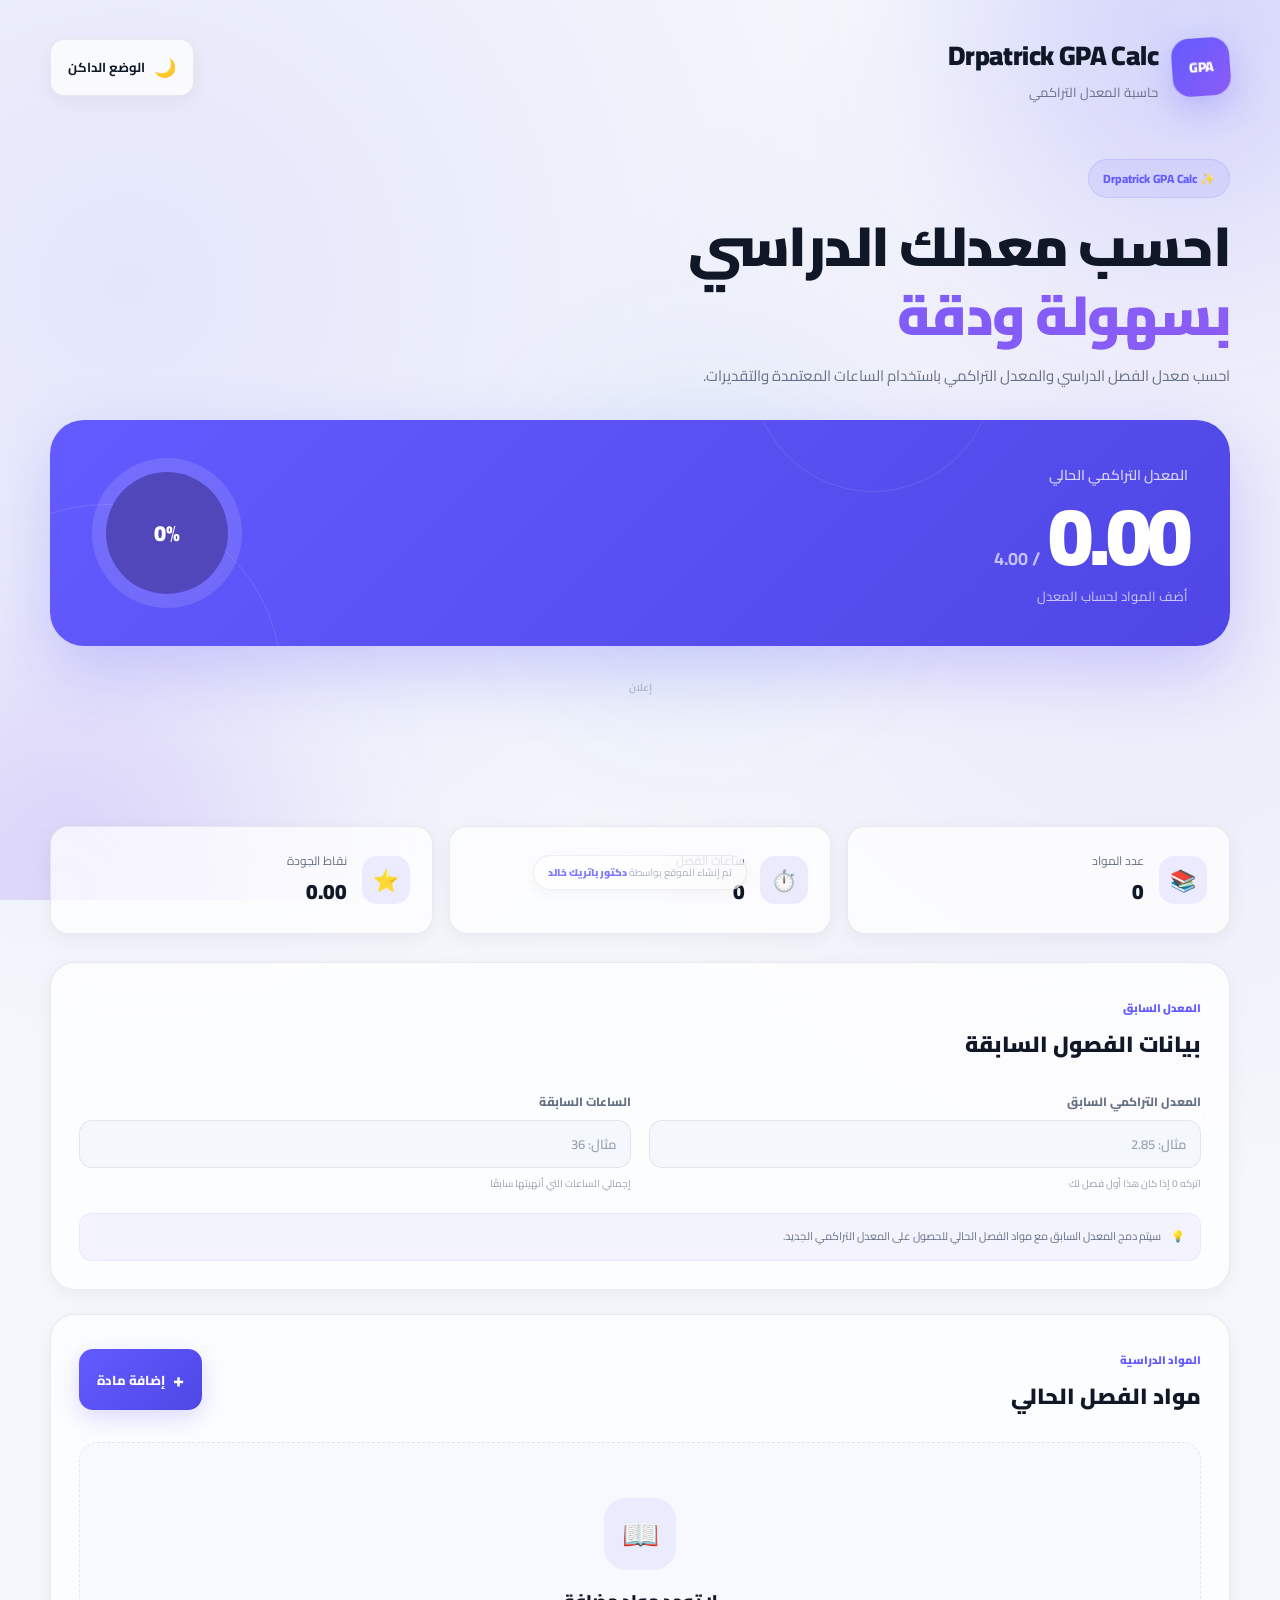
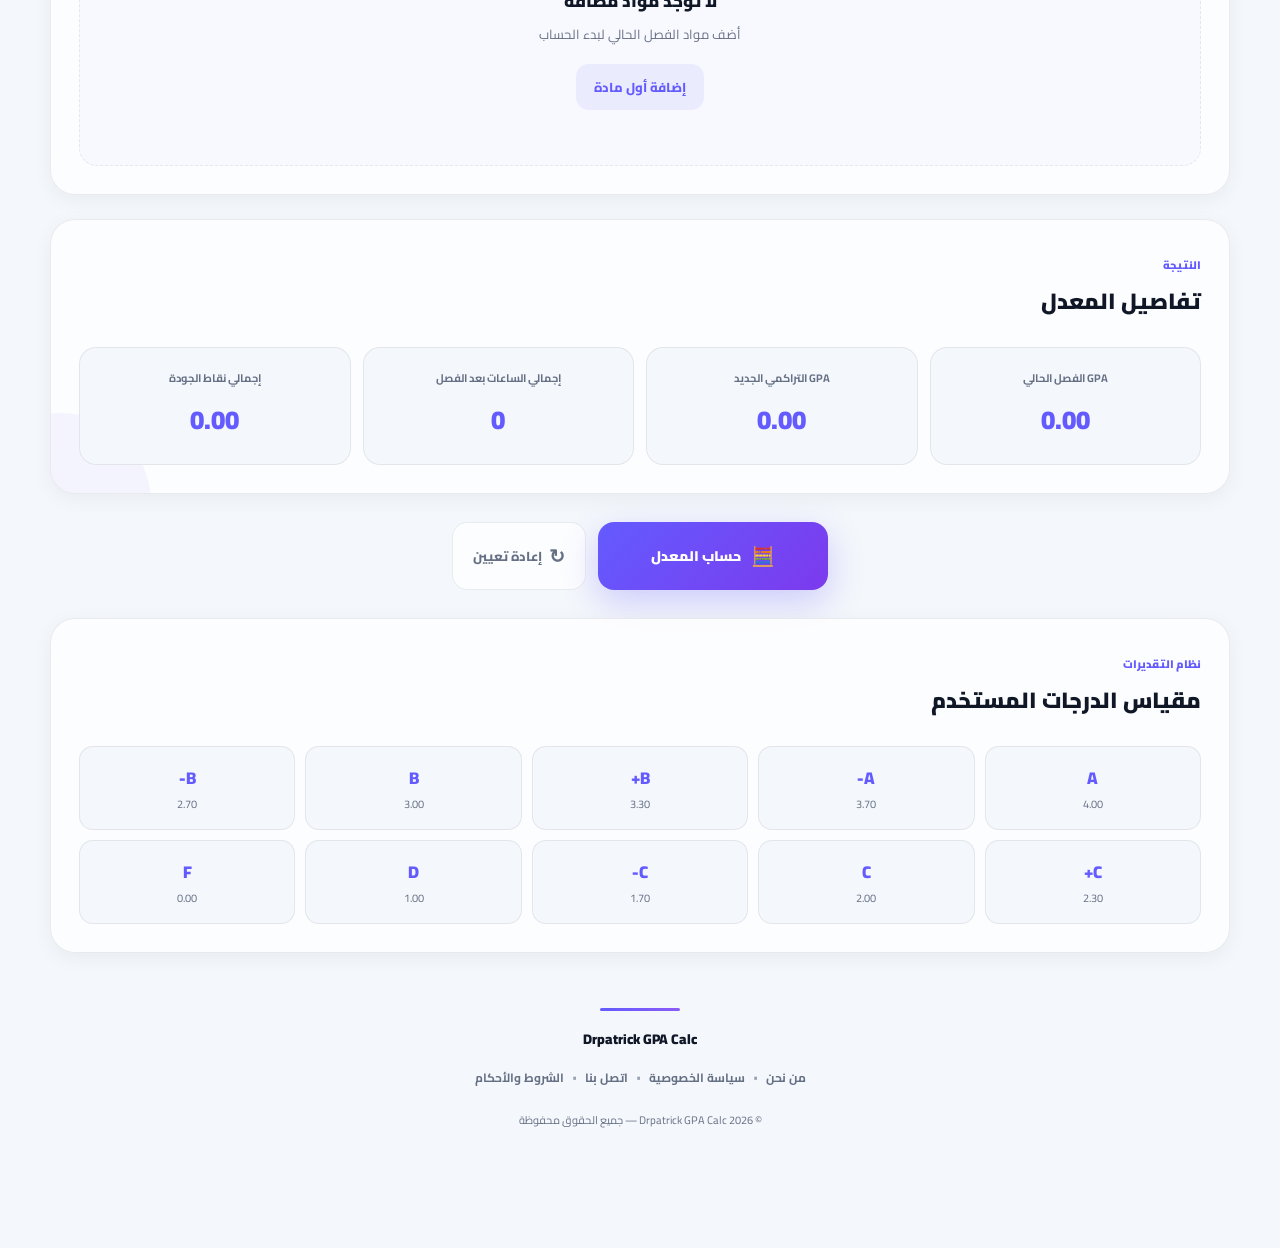
<file: index.html>
<!DOCTYPE html>
<html lang="ar" dir="rtl">

<head>

    <!-- =========================================
         GOOGLE ADSENSE
    ========================================== -->

    <script async
        src="https://pagead2.googlesyndication.com/pagead/js/adsbygoogle.js?client=ca-pub-3498134771559877"
        crossorigin="anonymous">
    </script>


    <!-- =========================================
         META
    ========================================== -->

    <meta charset="UTF-8">

    <meta
        name="viewport"
        content="width=device-width, initial-scale=1.0"
    >

    <meta
        name="theme-color"
        content="#635bff"
    >

    <meta
        name="description"
        content="Drpatrick GPA Calc - حاسبة المعدل التراكمي والفصلي للطلاب"
    >

    <meta
        name="author"
        content="دكتور باتريك خالد"
    >


    <!-- =========================================
         TITLE
    ========================================== -->

    <title>
        Drpatrick GPA Calc | حاسبة المعدل الأكاديمي
    </title>


    <!-- =========================================
         GOOGLE FONT
    ========================================== -->

    <link
        href="https://fonts.googleapis.com/css2?family=Cairo:wght@400;500;600;700;800;900&display=swap"
        rel="stylesheet"
    >


    <!-- =========================================
         CSS
    ========================================== -->

    <link
        rel="stylesheet"
        href="style.css"
    >

</head>


<body>


    <!-- =========================================
         BACKGROUND
    ========================================== -->

    <div class="background-effects">

        <div class="glow glow-1"></div>

        <div class="glow glow-2"></div>

        <div class="glow glow-3"></div>

    </div>



    <!-- =========================================
         APPLICATION
    ========================================== -->

    <main class="app-container">


        <!-- =====================================
             HEADER
        ====================================== -->

        <header class="app-header">

            <div class="brand">

                <div class="brand-icon">
                    GPA
                </div>


                <div class="brand-info">

                    <h1>
                        Drpatrick GPA Calc
                    </h1>

                    <p>
                        حاسبة المعدل التراكمي
                    </p>

                </div>

            </div>


            <button
                id="themeToggle"
                class="theme-toggle"
                type="button"
                aria-label="تغيير وضع الموقع"
            >

                <span id="themeIcon">
                    ☀️
                </span>

                <span id="themeText">
                    الوضع الفاتح
                </span>

            </button>

        </header>



        <!-- =====================================
             WELCOME
        ====================================== -->

        <section class="welcome-section">

            <div class="welcome-content">

                <span class="welcome-badge">
                    ✨ Drpatrick GPA Calc
                </span>


                <h2>

                    احسب معدلك الدراسي

                    <span>
                        بسهولة ودقة
                    </span>

                </h2>


                <p>

                    احسب معدل الفصل الدراسي
                    والمعدل التراكمي باستخدام
                    الساعات المعتمدة والتقديرات.

                </p>

            </div>

        </section>



        <!-- =====================================
             GPA RESULT
        ====================================== -->

        <section class="result-card">

            <div class="result-info">

                <span class="result-label">
                    المعدل التراكمي الحالي
                </span>


                <div class="gpa-value">

                    <strong id="gpaResult">
                        0.00
                    </strong>

                    <span>
                        / 4.00
                    </span>

                </div>


                <p id="gpaMessage">
                    أضف المواد لحساب المعدل
                </p>

            </div>


            <div class="gpa-circle">

                <div class="circle-inner">

                    <span id="gpaPercentage">
                        0%
                    </span>

                </div>

            </div>

        </section>



        <!-- =====================================
             GOOGLE ADSENSE
        ====================================== -->

        <section
            class="ad-container"
            aria-label="إعلان"
        >

            <ins
                class="adsbygoogle"
                style="display:block"
                data-ad-client="ca-pub-3498134771559877"
                data-ad-slot="3074876547"
                data-ad-format="auto"
                data-full-width-responsive="true"
            ></ins>


            <script>

                (adsbygoogle = window.adsbygoogle || []).push({});

            </script>

        </section>



        <!-- =====================================
             STATISTICS
        ====================================== -->

        <section class="statistics-grid">


            <div class="stat-card">

                <div class="stat-icon">
                    📚
                </div>


                <div>

                    <span>
                        عدد المواد
                    </span>

                    <strong id="subjectsCount">
                        0
                    </strong>

                </div>

            </div>



            <div class="stat-card">

                <div class="stat-icon">
                    ⏱️
                </div>


                <div>

                    <span>
                        ساعات الفصل
                    </span>

                    <strong id="totalHours">
                        0
                    </strong>

                </div>

            </div>



            <div class="stat-card">

                <div class="stat-icon">
                    ⭐
                </div>


                <div>

                    <span>
                        نقاط الجودة
                    </span>

                    <strong id="totalPoints">
                        0.00
                    </strong>

                </div>

            </div>


        </section>



        <!-- =====================================
             PREVIOUS GPA
        ====================================== -->

        <section class="previous-gpa-section">

            <div class="section-header">

                <div>

                    <span class="section-kicker">
                        المعدل السابق
                    </span>

                    <h3>
                        بيانات الفصول السابقة
                    </h3>

                </div>

            </div>


            <div class="previous-gpa-grid">


                <div class="field-group">

                    <label for="previousGPA">
                        المعدل التراكمي السابق
                    </label>


                    <input
                        id="previousGPA"
                        type="number"
                        min="0"
                        max="4"
                        step="0.01"
                        placeholder="مثال: 2.85"
                    >


                    <small>
                        اتركه 0 إذا كان هذا أول فصل لك
                    </small>

                </div>



                <div class="field-group">

                    <label for="previousHours">
                        الساعات السابقة
                    </label>


                    <input
                        id="previousHours"
                        type="number"
                        min="0"
                        step="0.5"
                        placeholder="مثال: 36"
                    >


                    <small>
                        إجمالي الساعات التي أنهيتها سابقًا
                    </small>

                </div>


            </div>


            <div class="previous-gpa-note">

                💡

                <span>

                    سيتم دمج المعدل السابق مع مواد الفصل
                    الحالي للحصول على المعدل التراكمي الجديد.

                </span>

            </div>

        </section>



        <!-- =====================================
             SUBJECTS
        ====================================== -->

        <section class="subjects-section">


            <div class="section-header">

                <div>

                    <span class="section-kicker">
                        المواد الدراسية
                    </span>

                    <h3>
                        مواد الفصل الحالي
                    </h3>

                </div>


                <button
                    id="addSubjectBtn"
                    class="primary-button"
                    type="button"
                >

                    <span>
                        +
                    </span>

                    إضافة مادة

                </button>

            </div>



            <div
                id="subjectsContainer"
                class="subjects-container"
            >


                <div
                    id="emptyState"
                    class="empty-state"
                >

                    <div class="empty-icon">
                        📖
                    </div>


                    <h4>
                        لا توجد مواد مضافة
                    </h4>


                    <p>
                        أضف مواد الفصل الحالي لبدء الحساب
                    </p>


                    <button
                        id="emptyAddBtn"
                        class="secondary-button"
                        type="button"
                    >

                        إضافة أول مادة

                    </button>

                </div>


            </div>

        </section>



        <!-- =====================================
             CALCULATION RESULTS
        ====================================== -->

        <section
            id="calculationDetails"
            class="calculation-details"
        >


            <div class="section-header">

                <div>

                    <span class="section-kicker">
                        النتيجة
                    </span>

                    <h3>
                        تفاصيل المعدل
                    </h3>

                </div>

            </div>


            <div class="calculation-grid">


                <div class="calculation-item">

                    <span>
                        GPA الفصل الحالي
                    </span>

                    <strong id="semesterGPA">
                        0.00
                    </strong>

                </div>



                <div class="calculation-item">

                    <span>
                        GPA التراكمي الجديد
                    </span>

                    <strong id="cumulativeGPA">
                        0.00
                    </strong>

                </div>



                <div class="calculation-item">

                    <span>
                        إجمالي الساعات بعد الفصل
                    </span>

                    <strong id="combinedHours">
                        0
                    </strong>

                </div>



                <div class="calculation-item">

                    <span>
                        إجمالي نقاط الجودة
                    </span>

                    <strong id="combinedPoints">
                        0.00
                    </strong>

                </div>


            </div>

        </section>



        <!-- =====================================
             ACTIONS
        ====================================== -->

        <section class="actions-section">


            <button
                id="calculateBtn"
                class="calculate-button"
                type="button"
            >

                <span class="button-icon">
                    🧮
                </span>

                حساب المعدل

            </button>



            <button
                id="resetBtn"
                class="reset-button"
                type="button"
            >

                <span>
                    ↻
                </span>

                إعادة تعيين

            </button>


        </section>



        <!-- =====================================
             GRADING SYSTEM
        ====================================== -->

        <section class="grading-section">


            <div class="section-header">

                <div>

                    <span class="section-kicker">
                        نظام التقديرات
                    </span>

                    <h3>
                        مقياس الدرجات المستخدم
                    </h3>

                </div>

            </div>


            <div class="grades-grid">


                <div class="grade-item">
                    <strong>A</strong>
                    <span>4.00</span>
                </div>


                <div class="grade-item">
                    <strong>A-</strong>
                    <span>3.70</span>
                </div>


                <div class="grade-item">
                    <strong>B+</strong>
                    <span>3.30</span>
                </div>


                <div class="grade-item">
                    <strong>B</strong>
                    <span>3.00</span>
                </div>


                <div class="grade-item">
                    <strong>B-</strong>
                    <span>2.70</span>
                </div>


                <div class="grade-item">
                    <strong>C+</strong>
                    <span>2.30</span>
                </div>


                <div class="grade-item">
                    <strong>C</strong>
                    <span>2.00</span>
                </div>


                <div class="grade-item">
                    <strong>C-</strong>
                    <span>1.70</span>
                </div>


                <div class="grade-item">
                    <strong>D</strong>
                    <span>1.00</span>
                </div>


                <div class="grade-item">
                    <strong>F</strong>
                    <span>0.00</span>
                </div>


            </div>

        </section>



        <!-- =====================================
             FOOTER
        ====================================== -->

        <footer class="app-footer">

            <div class="footer-line"></div>


            <p>
                Drpatrick GPA Calc
            </p>


            <div
                style="
                    display:flex;
                    justify-content:center;
                    align-items:center;
                    flex-wrap:wrap;
                    gap:8px;
                    margin:14px 0;
                "
            >


                <a
                    href="about.html"
                    style="
                        color:var(--text-secondary);
                        text-decoration:none;
                        font-size:12px;
                        font-weight:700;
                        transition:.3s;
                    "
                >
                    من نحن
                </a>


                <span style="color:var(--text-muted);">
                    •
                </span>


                <a
                    href="privacy.html"
                    style="
                        color:var(--text-secondary);
                        text-decoration:none;
                        font-size:12px;
                        font-weight:700;
                        transition:.3s;
                    "
                >
                    سياسة الخصوصية
                </a>


                <span style="color:var(--text-muted);">
                    •
                </span>


                <a
                    href="contact.html"
                    style="
                        color:var(--text-secondary);
                        text-decoration:none;
                        font-size:12px;
                        font-weight:700;
                        transition:.3s;
                    "
                >
                    اتصل بنا
                </a>


                <span style="color:var(--text-muted);">
                    •
                </span>


                <a
                    href="terms.html"
                    style="
                        color:var(--text-secondary);
                        text-decoration:none;
                        font-size:12px;
                        font-weight:700;
                    "
                >
                    الشروط والأحكام
                </a>


            </div>


            <span>
                © 2026 Drpatrick GPA Calc
                — جميع الحقوق محفوظة
            </span>

        </footer>


    </main>



    <!-- =========================================
         WATERMARK
    ========================================== -->

    <div class="watermark">

        تم إنشاء الموقع بواسطة

        <strong>
            دكتور باتريك خالد
        </strong>

    </div>



    <!-- =========================================
         TOAST
    ========================================== -->

    <div
        id="toast"
        class="toast"
        role="alert"
        aria-live="polite"
    >

        <span id="toastIcon">
            ✓
        </span>


        <span id="toastMessage">
            تم تنفيذ العملية بنجاح
        </span>

    </div>



    <!-- =========================================
         APPLICATION SCRIPT
    ========================================== -->

    <script src="script.js"></script>


</body>

</html>
</file>
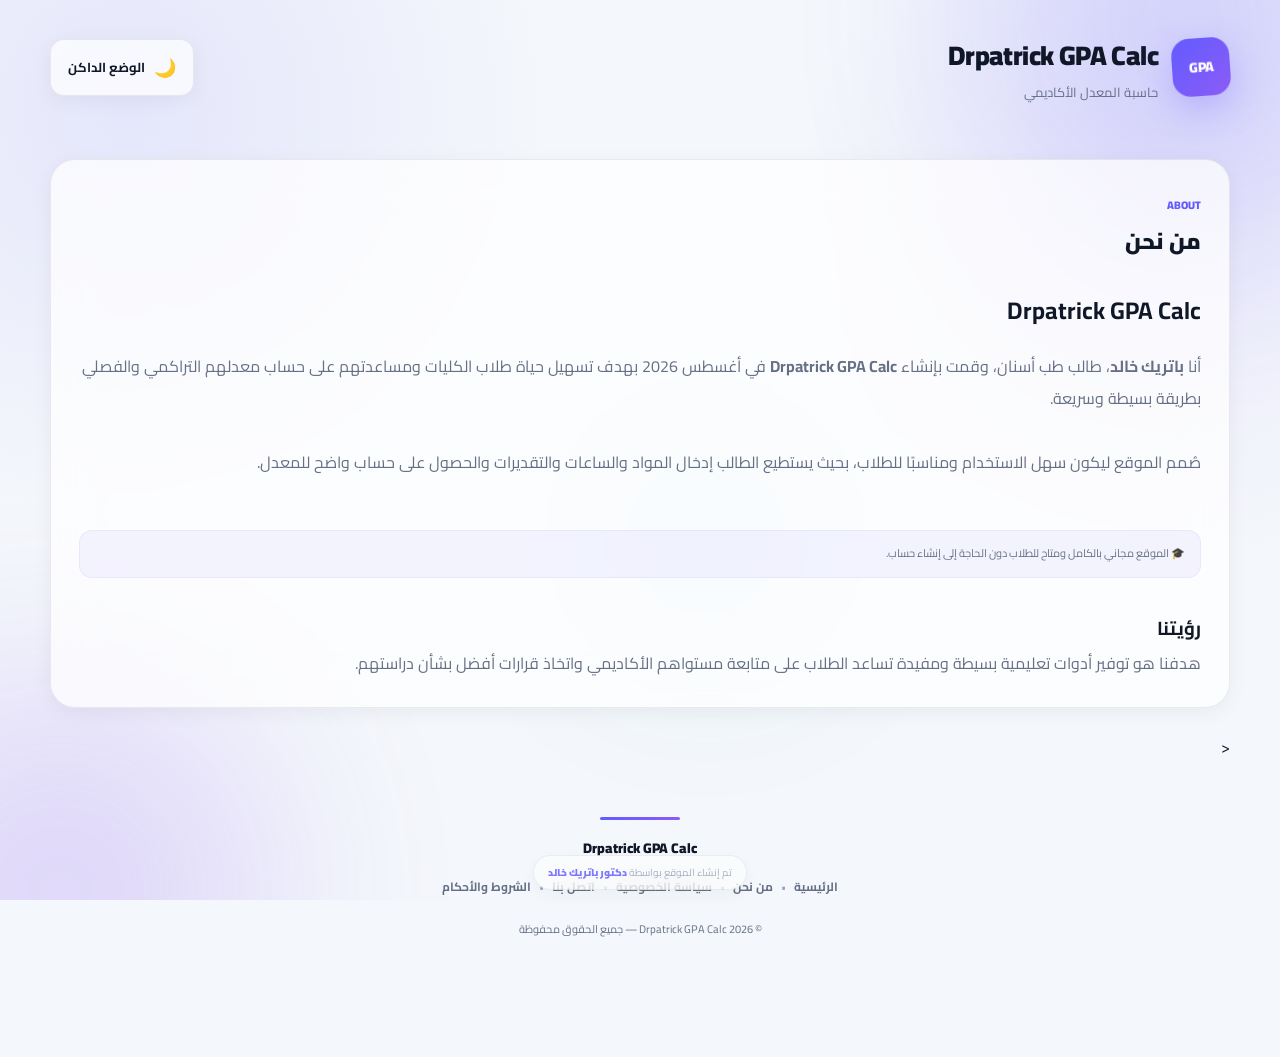
<file: about.html>
<!DOCTYPE html>
<html lang="ar" dir="rtl">

<head>

    <meta charset="UTF-8">

    <meta
        name="viewport"
        content="width=device-width, initial-scale=1.0"
    >

    <meta
        name="description"
        content="من نحن - Drpatrick GPA Calc"
    >

    <title>من نحن | Drpatrick GPA Calc</title>

    <link
        rel="stylesheet"
        href="style.css"
    >

</head>


<body>

    <div class="background-effects">

        <div class="glow glow-1"></div>
        <div class="glow glow-2"></div>
        <div class="glow glow-3"></div>

    </div>


    <main class="app-container">


        <!-- HEADER -->

        <header class="app-header">

            <a
                href="index.html"
                class="brand"
                style="text-decoration:none;color:inherit;"
            >

                <div class="brand-icon">
                    GPA
                </div>

                <div class="brand-info">

                    <h1>
                        Drpatrick GPA Calc
                    </h1>

                    <p>
                        حاسبة المعدل الأكاديمي
                    </p>

                </div>

            </a>


            <button
                class="theme-toggle"
                id="themeToggle"
                type="button"
            >

                <span id="themeIcon">🌙</span>

                <span id="themeText">
                    الوضع الداكن
                </span>

            </button>

        </header>



        <!-- PAGE -->

        <section class="previous-gpa-section">

            <div class="section-header">

                <div>

                    <span class="section-kicker">
                        ABOUT
                    </span>

                    <h3>
                        من نحن
                    </h3>

                </div>

            </div>


            <div style="line-height:2;">

                <h2 style="margin-bottom:15px;">
                    Drpatrick GPA Calc
                </h2>

                <p style="color:var(--text-secondary);">

                    أنا <strong>باتريك خالد</strong>،
                    طالب طب أسنان، وقمت بإنشاء
                    <strong>Drpatrick GPA Calc</strong>
                    في أغسطس 2026 بهدف تسهيل حياة
                    طلاب الكليات ومساعدتهم على حساب
                    معدلهم التراكمي والفصلي بطريقة
                    بسيطة وسريعة.

                </p>


                <br>


                <p style="color:var(--text-secondary);">

                    صُمم الموقع ليكون سهل الاستخدام
                    ومناسبًا للطلاب، بحيث يستطيع الطالب
                    إدخال المواد والساعات والتقديرات
                    والحصول على حساب واضح للمعدل.

                </p>


                <br>


                <div class="previous-gpa-note">

                    🎓 الموقع مجاني بالكامل ومتاح
                    للطلاب دون الحاجة إلى إنشاء حساب.

                </div>


                <br>


                <h3>
                    رؤيتنا
                </h3>

                <p style="color:var(--text-secondary);">

                    هدفنا هو توفير أدوات تعليمية بسيطة
                    ومفيدة تساعد الطلاب على متابعة
                    مستواهم الأكاديمي واتخاذ قرارات
                    أفضل بشأن دراستهم.

                </p>

            </div>

        </section>



        <!-- FOOTER -->

        <<!-- FOOTER -->

<footer class="app-footer">

    <div class="footer-line"></div>

    <p>
        Drpatrick GPA Calc
    </p>


    <div
        style="
            display:flex;
            justify-content:center;
            align-items:center;
            flex-wrap:wrap;
            gap:8px;
            margin:14px 0;
        "
    >

        <a
            href="index.html"
            style="
                color:var(--text-secondary);
                text-decoration:none;
                font-size:12px;
                font-weight:700;
            "
        >
            الرئيسية
        </a>


        <span style="color:var(--text-muted);">
            •
        </span>


        <a
            href="about.html"
            style="
                color:var(--text-secondary);
                text-decoration:none;
                font-size:12px;
                font-weight:700;
            "
        >
            من نحن
        </a>


        <span style="color:var(--text-muted);">
            •
        </span>


        <a
            href="privacy.html"
            style="
                color:var(--text-secondary);
                text-decoration:none;
                font-size:12px;
                font-weight:700;
            "
        >
            سياسة الخصوصية
        </a>


        <span style="color:var(--text-muted);">
            •
        </span>


        <a
            href="contact.html"
            style="
                color:var(--text-secondary);
                text-decoration:none;
                font-size:12px;
                font-weight:700;
            "
        >
            اتصل بنا
        </a>


        <span style="color:var(--text-muted);">
            •
        </span>


        <a
            href="terms.html"
            style="
                color:var(--text-secondary);
                text-decoration:none;
                font-size:12px;
                font-weight:700;
            "
        >
            الشروط والأحكام
        </a>

    </div>


    <span>
        © 2026 Drpatrick GPA Calc
        — جميع الحقوق محفوظة
    </span>

</footer>
        
    </main>


    <!-- WATERMARK -->

    <div class="watermark">

        تم إنشاء الموقع بواسطة
        <strong>
            دكتور باتريك خالد
        </strong>

    </div>


    <script>

        const themeToggle =
            document.getElementById("themeToggle");

        const themeIcon =
            document.getElementById("themeIcon");

        const themeText =
            document.getElementById("themeText");


        function updateThemeUI(isDark) {

            if (isDark) {

                themeIcon.textContent = "☀️";

                themeText.textContent =
                    "الوضع الفاتح";

            } else {

                themeIcon.textContent = "🌙";

                themeText.textContent =
                    "الوضع الداكن";

            }

        }


        function loadTheme() {

            const savedTheme =
                localStorage.getItem(
                    "drpatrick_gpa_theme"
                );

            const isDark =
                savedTheme === "dark";


            if (isDark) {

                document.body.classList.add(
                    "dark-mode"
                );

            }


            updateThemeUI(isDark);

        }


        themeToggle.addEventListener(
            "click",
            () => {

                const isDark =
                    document.body.classList.toggle(
                        "dark-mode"
                    );


                localStorage.setItem(
                    "drpatrick_gpa_theme",
                    isDark
                        ? "dark"
                        : "light"
                );


                updateThemeUI(isDark);

            }
        );


        loadTheme();

    </script>

</body>

</html>
</file>
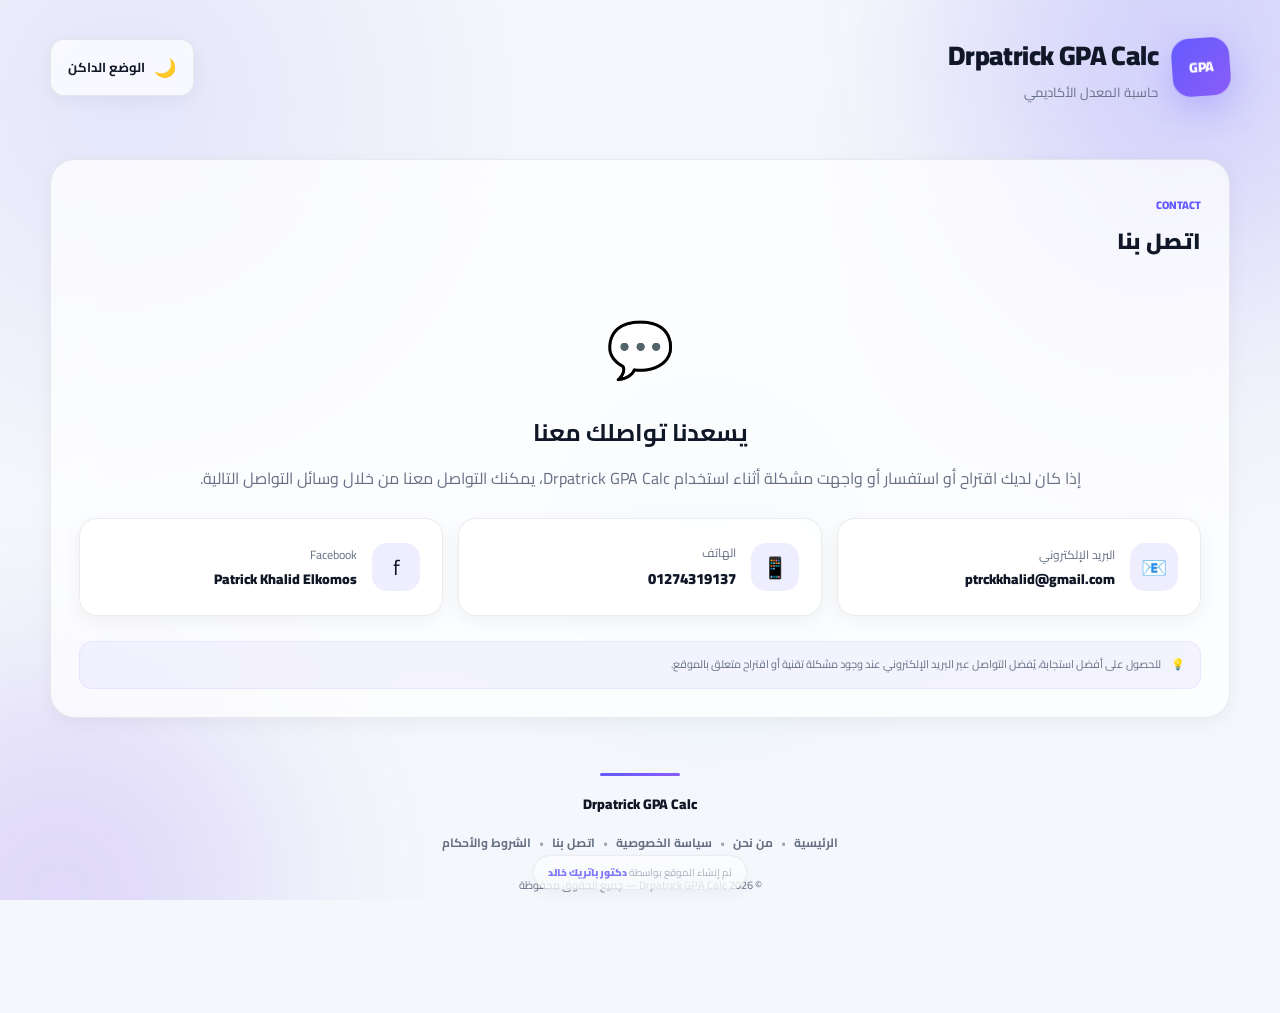
<file: contact.html>
<!DOCTYPE html>
<html lang="ar" dir="rtl">

<head>

    <meta charset="UTF-8">

    <meta
        name="viewport"
        content="width=device-width, initial-scale=1.0"
    >

    <meta
        name="description"
        content="تواصل مع Drpatrick GPA Calc"
    >

    <title>
        اتصل بنا | Drpatrick GPA Calc
    </title>

    <link
        rel="stylesheet"
        href="style.css"
    >

</head>


<body>

    <!-- BACKGROUND -->

    <div class="background-effects">

        <div class="glow glow-1"></div>

        <div class="glow glow-2"></div>

        <div class="glow glow-3"></div>

    </div>



    <main class="app-container">


        <!-- HEADER -->

        <header class="app-header">

            <a
                href="index.html"
                class="brand"
                style="
                    text-decoration:none;
                    color:inherit;
                "
            >

                <div class="brand-icon">
                    GPA
                </div>


                <div class="brand-info">

                    <h1>
                        Drpatrick GPA Calc
                    </h1>

                    <p>
                        حاسبة المعدل الأكاديمي
                    </p>

                </div>

            </a>


            <button
                class="theme-toggle"
                id="themeToggle"
                type="button"
            >

                <span id="themeIcon">
                    🌙
                </span>

                <span id="themeText">
                    الوضع الداكن
                </span>

            </button>

        </header>



        <!-- CONTACT -->

        <section class="previous-gpa-section">

            <div class="section-header">

                <div>

                    <span class="section-kicker">
                        CONTACT
                    </span>

                    <h3>
                        اتصل بنا
                    </h3>

                </div>

            </div>



            <div
                style="
                    text-align:center;
                    padding:10px 0 25px;
                "
            >

                <div
                    style="
                        font-size:55px;
                        margin-bottom:10px;
                    "
                >
                    💬
                </div>


                <h2>
                    يسعدنا تواصلك معنا
                </h2>


                <p
                    style="
                        color:var(--text-secondary);
                        margin-top:8px;
                        line-height:1.9;
                    "
                >

                    إذا كان لديك اقتراح أو استفسار
                    أو واجهت مشكلة أثناء استخدام
                    Drpatrick GPA Calc، يمكنك التواصل
                    معنا من خلال وسائل التواصل التالية.

                </p>

            </div>



            <!-- CONTACT CARDS -->

            <div
                style="
                    display:grid;
                    grid-template-columns:
                    repeat(auto-fit,minmax(220px,1fr));
                    gap:15px;
                "
            >


                <!-- EMAIL -->

                <a
                    href="mailto:ptrckkhalid@gmail.com"
                    style="
                        text-decoration:none;
                        color:inherit;
                    "
                >

                    <div
                        class="stat-card"
                        style="
                            height:100%;
                        "
                    >

                        <div class="stat-icon">
                            📧
                        </div>


                        <div>

                            <span>
                                البريد الإلكتروني
                            </span>

                            <strong
                                style="
                                    font-size:14px;
                                    word-break:break-all;
                                "
                            >
                                ptrckkhalid@gmail.com
                            </strong>

                        </div>

                    </div>

                </a>



                <!-- PHONE -->

                <a
                    href="tel:01274319137"
                    style="
                        text-decoration:none;
                        color:inherit;
                    "
                >

                    <div
                        class="stat-card"
                        style="
                            height:100%;
                        "
                    >

                        <div class="stat-icon">
                            📱
                        </div>


                        <div>

                            <span>
                                الهاتف
                            </span>

                            <strong
                                style="
                                    font-size:15px;
                                    direction:ltr;
                                    display:block;
                                "
                            >
                                01274319137
                            </strong>

                        </div>

                    </div>

                </a>



                <!-- FACEBOOK -->

                <a
                    href="https://www.facebook.com/"
                    target="_blank"
                    rel="noopener noreferrer"
                    style="
                        text-decoration:none;
                        color:inherit;
                    "
                >

                    <div
                        class="stat-card"
                        style="
                            height:100%;
                        "
                    >

                        <div class="stat-icon">
                            f
                        </div>


                        <div>

                            <span>
                                Facebook
                            </span>

                            <strong
                                style="
                                    font-size:14px;
                                "
                            >
                                Patrick Khalid Elkomos
                            </strong>

                        </div>

                    </div>

                </a>

            </div>



            <!-- NOTE -->

            <div
                class="previous-gpa-note"
                style="
                    margin-top:25px;
                "
            >

                💡
                <span>

                    للحصول على أفضل استجابة،
                    يُفضل التواصل عبر البريد الإلكتروني
                    عند وجود مشكلة تقنية أو اقتراح
                    متعلق بالموقع.

                </span>

            </div>

        </section>



        <!-- FOOTER -->

<footer class="app-footer">

    <div class="footer-line"></div>

    <p>
        Drpatrick GPA Calc
    </p>

    <div
        style="
            display:flex;
            justify-content:center;
            align-items:center;
            flex-wrap:wrap;
            gap:8px;
            margin:14px 0;
        "
    >

        <a
            href="index.html"
            style="
                color:var(--text-secondary);
                text-decoration:none;
                font-size:12px;
                font-weight:700;
            "
        >
            الرئيسية
        </a>

        <span style="color:var(--text-muted);">
            •
        </span>

        <a
            href="about.html"
            style="
                color:var(--text-secondary);
                text-decoration:none;
                font-size:12px;
                font-weight:700;
            "
        >
            من نحن
        </a>

        <span style="color:var(--text-muted);">
            •
        </span>

        <a
            href="privacy.html"
            style="
                color:var(--text-secondary);
                text-decoration:none;
                font-size:12px;
                font-weight:700;
            "
        >
            سياسة الخصوصية
        </a>

        <span style="color:var(--text-muted);">
            •
        </span>

        <a
            href="contact.html"
            style="
                color:var(--text-secondary);
                text-decoration:none;
                font-size:12px;
                font-weight:700;
            "
        >
            اتصل بنا
        </a>

        <span style="color:var(--text-muted);">
            •
        </span>

        <a
            href="terms.html"
            style="
                color:var(--text-secondary);
                text-decoration:none;
                font-size:12px;
                font-weight:700;
            "
        >
            الشروط والأحكام
        </a>

    </div>

    <span>
        © 2026 Drpatrick GPA Calc
        — جميع الحقوق محفوظة
    </span>

</footer>


    </main>



    <!-- WATERMARK -->

    <div class="watermark">

        تم إنشاء الموقع بواسطة

        <strong>
            دكتور باتريك خالد
        </strong>

    </div>



    <!-- THEME SCRIPT -->

    <script>

        const themeToggle =
            document.getElementById(
                "themeToggle"
            );


        const themeIcon =
            document.getElementById(
                "themeIcon"
            );


        const themeText =
            document.getElementById(
                "themeText"
            );



        function updateThemeUI(
            isDark
        ) {

            if (isDark) {

                themeIcon.textContent =
                    "☀️";

                themeText.textContent =
                    "الوضع الفاتح";

            } else {

                themeIcon.textContent =
                    "🌙";

                themeText.textContent =
                    "الوضع الداكن";

            }

        }



        function loadTheme() {

            const savedTheme =
                localStorage.getItem(
                    "drpatrick_gpa_theme"
                );


            const isDark =
                savedTheme === "dark";


            if (isDark) {

                document.body.classList.add(
                    "dark-mode"
                );

            }


            updateThemeUI(
                isDark
            );

        }



        themeToggle.addEventListener(
            "click",
            () => {

                const isDark =
                    document.body.classList.toggle(
                        "dark-mode"
                    );


                localStorage.setItem(
                    "drpatrick_gpa_theme",
                    isDark
                        ? "dark"
                        : "light"
                );


                updateThemeUI(
                    isDark
                );

            }
        );


        loadTheme();

    </script>

</body>

</html>
</file>
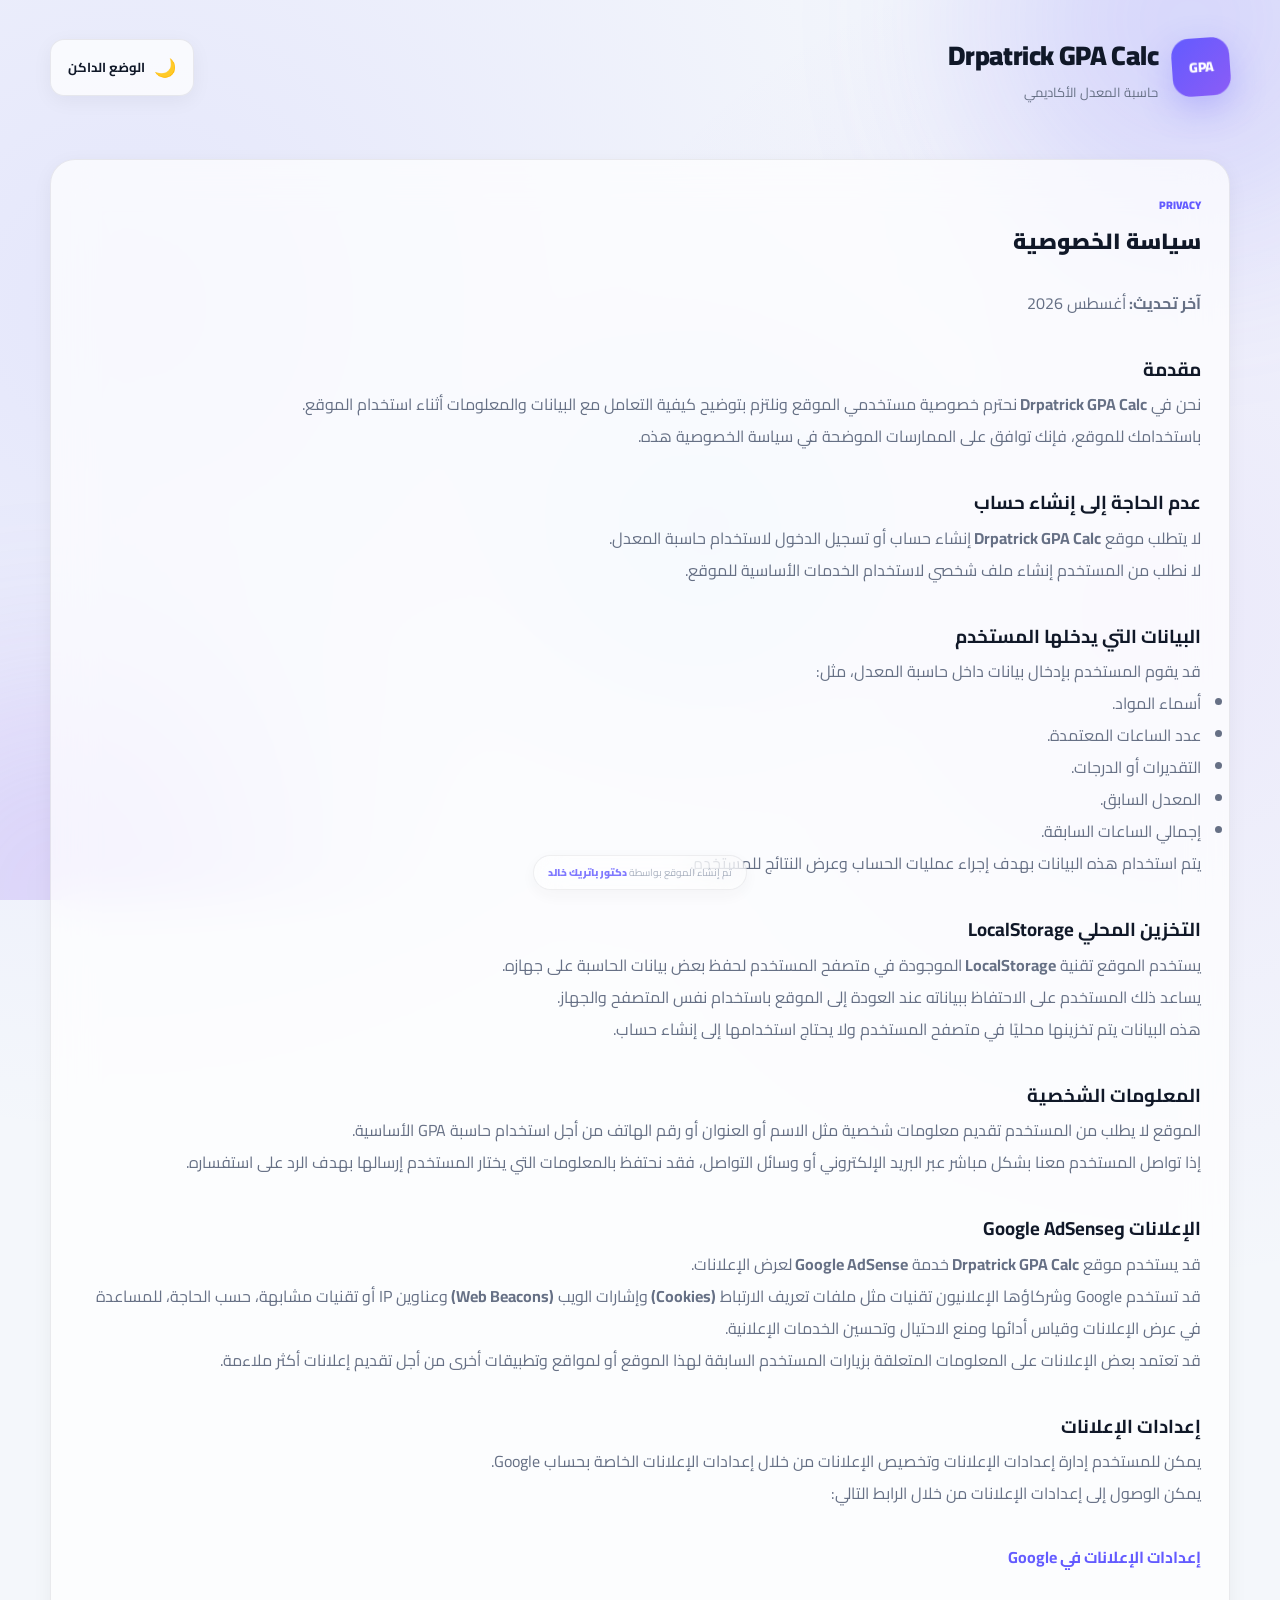
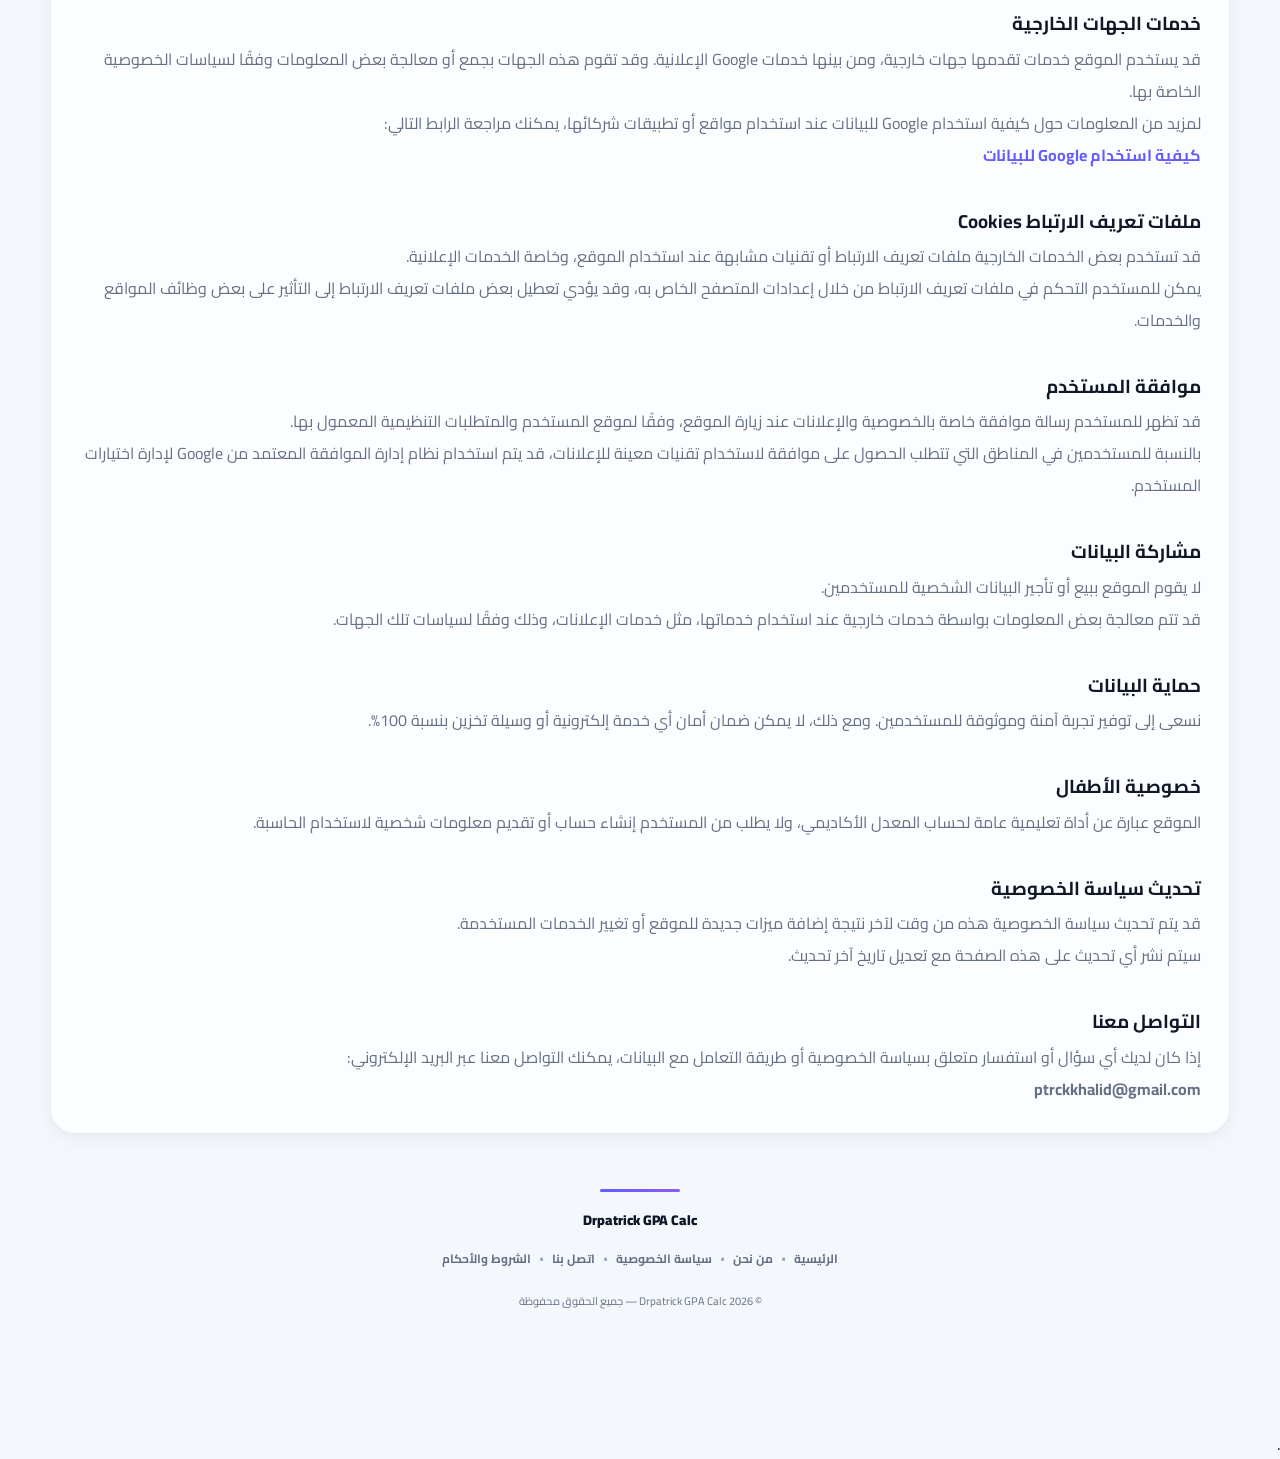
<file: privacy.html>
<!DOCTYPE html>
<html lang="ar" dir="rtl">

<head>

    <meta charset="UTF-8">

    <meta
        name="viewport"
        content="width=device-width, initial-scale=1.0"
    >

    <meta
        name="description"
        content="سياسة الخصوصية لموقع Drpatrick GPA Calc"
    >

    <title>
        سياسة الخصوصية | Drpatrick GPA Calc
    </title>

    <link
        rel="stylesheet"
        href="style.css"
    >

</head>


<body>

    <!-- BACKGROUND -->

    <div class="background-effects">

        <div class="glow glow-1"></div>

        <div class="glow glow-2"></div>

        <div class="glow glow-3"></div>

    </div>



    <main class="app-container">


        <!-- HEADER -->

        <header class="app-header">

            <a
                href="index.html"
                class="brand"
                style="
                    text-decoration:none;
                    color:inherit;
                "
            >

                <div class="brand-icon">
                    GPA
                </div>


                <div class="brand-info">

                    <h1>
                        Drpatrick GPA Calc
                    </h1>

                    <p>
                        حاسبة المعدل الأكاديمي
                    </p>

                </div>

            </a>


            <button
                class="theme-toggle"
                id="themeToggle"
                type="button"
            >

                <span id="themeIcon">
                    🌙
                </span>

                <span id="themeText">
                    الوضع الداكن
                </span>

            </button>

        </header>



        <!-- PRIVACY PAGE -->

        <section class="previous-gpa-section">

            <div class="section-header">

                <div>

                    <span class="section-kicker">
                        PRIVACY
                    </span>

                    <h3>
                        سياسة الخصوصية
                    </h3>

                </div>

            </div>



            <div
                style="
                    line-height:2;
                    color:var(--text-secondary);
                "
            >


                <!-- LAST UPDATE -->

                <p>

                    <strong>
                        آخر تحديث:
                    </strong>

                    أغسطس 2026

                </p>


                <br>



                <!-- INTRODUCTION -->

                <h3 style="color:var(--text-main);">
                    مقدمة
                </h3>

                <p>

                    نحن في
                    <strong>
                        Drpatrick GPA Calc
                    </strong>
                    نحترم خصوصية مستخدمي الموقع
                    ونلتزم بتوضيح كيفية التعامل مع
                    البيانات والمعلومات أثناء استخدام
                    الموقع.

                </p>

                <p>

                    باستخدامك للموقع، فإنك توافق على
                    الممارسات الموضحة في سياسة
                    الخصوصية هذه.

                </p>


                <br>



                <!-- NO ACCOUNT -->

                <h3 style="color:var(--text-main);">
                    عدم الحاجة إلى إنشاء حساب
                </h3>

                <p>

                    لا يتطلب موقع
                    <strong>
                        Drpatrick GPA Calc
                    </strong>
                    إنشاء حساب أو تسجيل الدخول
                    لاستخدام حاسبة المعدل.

                </p>

                <p>

                    لا نطلب من المستخدم إنشاء ملف
                    شخصي لاستخدام الخدمات الأساسية
                    للموقع.

                </p>


                <br>



                <!-- DATA ENTERED -->

                <h3 style="color:var(--text-main);">
                    البيانات التي يدخلها المستخدم
                </h3>

                <p>

                    قد يقوم المستخدم بإدخال بيانات
                    داخل حاسبة المعدل، مثل:

                </p>

                <ul>

                    <li>
                        أسماء المواد.
                    </li>

                    <li>
                        عدد الساعات المعتمدة.
                    </li>

                    <li>
                        التقديرات أو الدرجات.
                    </li>

                    <li>
                        المعدل السابق.
                    </li>

                    <li>
                        إجمالي الساعات السابقة.
                    </li>

                </ul>

                <p>

                    يتم استخدام هذه البيانات بهدف
                    إجراء عمليات الحساب وعرض النتائج
                    للمستخدم.

                </p>


                <br>



                <!-- LOCAL STORAGE -->

                <h3 style="color:var(--text-main);">
                    التخزين المحلي LocalStorage
                </h3>

                <p>

                    يستخدم الموقع تقنية
                    <strong>
                        LocalStorage
                    </strong>
                    الموجودة في متصفح المستخدم لحفظ
                    بعض بيانات الحاسبة على جهازه.

                </p>

                <p>

                    يساعد ذلك المستخدم على الاحتفاظ
                    ببياناته عند العودة إلى الموقع
                    باستخدام نفس المتصفح والجهاز.

                </p>

                <p>

                    هذه البيانات يتم تخزينها محليًا
                    في متصفح المستخدم ولا يحتاج
                    استخدامها إلى إنشاء حساب.

                </p>


                <br>



                <!-- PERSONAL INFORMATION -->

                <h3 style="color:var(--text-main);">
                    المعلومات الشخصية
                </h3>

                <p>

                    الموقع لا يطلب من المستخدم تقديم
                    معلومات شخصية مثل الاسم أو العنوان
                    أو رقم الهاتف من أجل استخدام
                    حاسبة GPA الأساسية.

                </p>

                <p>

                    إذا تواصل المستخدم معنا بشكل
                    مباشر عبر البريد الإلكتروني أو
                    وسائل التواصل، فقد نحتفظ بالمعلومات
                    التي يختار المستخدم إرسالها بهدف
                    الرد على استفساره.

                </p>


                <br>



                <!-- ADSENSE -->

                <h3 style="color:var(--text-main);">
                    الإعلانات وGoogle AdSense
                </h3>

                <p>

                    قد يستخدم موقع
                    <strong>
                        Drpatrick GPA Calc
                    </strong>
                    خدمة
                    <strong>
                        Google AdSense
                    </strong>
                    لعرض الإعلانات.

                </p>

                <p>

                    قد تستخدم Google وشركاؤها
                    الإعلانيون تقنيات مثل ملفات تعريف
                    الارتباط
                    <strong>
                        (Cookies)
                    </strong>
                    وإشارات الويب
                    <strong>
                        (Web Beacons)
                    </strong>
                    وعناوين IP أو تقنيات مشابهة،
                    حسب الحاجة، للمساعدة في عرض
                    الإعلانات وقياس أدائها ومنع
                    الاحتيال وتحسين الخدمات الإعلانية.

                </p>

                <p>

                    قد تعتمد بعض الإعلانات على
                    المعلومات المتعلقة بزيارات
                    المستخدم السابقة لهذا الموقع
                    أو لمواقع وتطبيقات أخرى من أجل
                    تقديم إعلانات أكثر ملاءمة.

                </p>


                <br>



                <!-- GOOGLE ADS SETTINGS -->

                <h3 style="color:var(--text-main);">
                    إعدادات الإعلانات
                </h3>

                <p>

                    يمكن للمستخدم إدارة إعدادات
                    الإعلانات وتخصيص الإعلانات من خلال
                    إعدادات الإعلانات الخاصة بحساب
                    Google.

                </p>

                <p>

                    يمكن الوصول إلى إعدادات الإعلانات
                    من خلال الرابط التالي:

                    <br><br>

                    <a
                        href="https://adssettings.google.com/"
                        target="_blank"
                        rel="noopener noreferrer"
                        style="
                            color:var(--primary);
                            font-weight:700;
                            text-decoration:none;
                        "
                    >
                        إعدادات الإعلانات في Google
                    </a>

                </p>


                <br>



                <!-- THIRD PARTY -->

                <h3 style="color:var(--text-main);">
                    خدمات الجهات الخارجية
                </h3>

                <p>

                    قد يستخدم الموقع خدمات تقدمها
                    جهات خارجية، ومن بينها خدمات
                    Google الإعلانية.

                    وقد تقوم هذه الجهات بجمع أو معالجة
                    بعض المعلومات وفقًا لسياسات
                    الخصوصية الخاصة بها.

                </p>

                <p>

                    لمزيد من المعلومات حول كيفية
                    استخدام Google للبيانات عند استخدام
                    مواقع أو تطبيقات شركائها، يمكنك
                    مراجعة الرابط التالي:

                </p>

                <a
                    href="https://policies.google.com/technologies/partner-sites"
                    target="_blank"
                    rel="noopener noreferrer"
                    style="
                        color:var(--primary);
                        font-weight:700;
                        text-decoration:none;
                    "
                >
                    كيفية استخدام Google للبيانات
                </a>


                <br>
                <br>



                <!-- COOKIES -->

                <h3 style="color:var(--text-main);">
                    ملفات تعريف الارتباط Cookies
                </h3>

                <p>

                    قد تستخدم بعض الخدمات الخارجية
                    ملفات تعريف الارتباط أو تقنيات
                    مشابهة عند استخدام الموقع، وخاصة
                    الخدمات الإعلانية.

                </p>

                <p>

                    يمكن للمستخدم التحكم في ملفات
                    تعريف الارتباط من خلال إعدادات
                    المتصفح الخاص به، وقد يؤدي تعطيل
                    بعض ملفات تعريف الارتباط إلى التأثير
                    على بعض وظائف المواقع والخدمات.

                </p>


                <br>



                <!-- CONSENT -->

                <h3 style="color:var(--text-main);">
                    موافقة المستخدم
                </h3>

                <p>

                    قد تظهر للمستخدم رسالة موافقة
                    خاصة بالخصوصية والإعلانات عند
                    زيارة الموقع، وفقًا لموقع المستخدم
                    والمتطلبات التنظيمية المعمول بها.

                </p>

                <p>

                    بالنسبة للمستخدمين في المناطق التي
                    تتطلب الحصول على موافقة لاستخدام
                    تقنيات معينة للإعلانات، قد يتم
                    استخدام نظام إدارة الموافقة
                    المعتمد من Google لإدارة اختيارات
                    المستخدم.

                </p>


                <br>



                <!-- DATA SHARING -->

                <h3 style="color:var(--text-main);">
                    مشاركة البيانات
                </h3>

                <p>

                    لا يقوم الموقع ببيع أو تأجير
                    البيانات الشخصية للمستخدمين.

                </p>

                <p>

                    قد تتم معالجة بعض المعلومات بواسطة
                    خدمات خارجية عند استخدام خدماتها،
                    مثل خدمات الإعلانات، وذلك وفقًا
                    لسياسات تلك الجهات.

                </p>


                <br>



                <!-- DATA SECURITY -->

                <h3 style="color:var(--text-main);">
                    حماية البيانات
                </h3>

                <p>

                    نسعى إلى توفير تجربة آمنة وموثوقة
                    للمستخدمين.

                    ومع ذلك، لا يمكن ضمان أمان أي خدمة
                    إلكترونية أو وسيلة تخزين بنسبة
                    100%.

                </p>


                <br>



                <!-- CHILDREN -->

                <h3 style="color:var(--text-main);">
                    خصوصية الأطفال
                </h3>

                <p>

                    الموقع عبارة عن أداة تعليمية عامة
                    لحساب المعدل الأكاديمي، ولا يطلب
                    من المستخدم إنشاء حساب أو تقديم
                    معلومات شخصية لاستخدام الحاسبة.

                </p>


                <br>



                <!-- CHANGES -->

                <h3 style="color:var(--text-main);">
                    تحديث سياسة الخصوصية
                </h3>

                <p>

                    قد يتم تحديث سياسة الخصوصية هذه من
                    وقت لآخر نتيجة إضافة ميزات جديدة
                    للموقع أو تغيير الخدمات المستخدمة.

                </p>

                <p>

                    سيتم نشر أي تحديث على هذه الصفحة
                    مع تعديل تاريخ آخر تحديث.

                </p>


                <br>



                <!-- CONTACT -->

                <h3 style="color:var(--text-main);">
                    التواصل معنا
                </h3>

                <p>

                    إذا كان لديك أي سؤال أو استفسار
                    متعلق بسياسة الخصوصية أو طريقة
                    التعامل مع البيانات، يمكنك التواصل
                    معنا عبر البريد الإلكتروني:

                </p>

                <p>

                    <strong>
                        ptrckkhalid@gmail.com
                    </strong>

                </p>


            </div>

        </section>



        <!-- FOOTER -->

        <footer class="app-footer">

            <div class="footer-line"></div>

            <p>
                Drpatrick GPA Calc
            </p>


            <div
                style="
                    display:flex;
                    justify-content:center;
                    align-items:center;
                    flex-wrap:wrap;
                    gap:8px;
                    margin:14px 0;
                "
            >

                <a
                    href="index.html"
                    style="
                        color:var(--text-secondary);
                        text-decoration:none;
                        font-size:12px;
                        font-weight:700;
                        transition:.3s;
                    "
                >
                    الرئيسية
                </a>


                <span style="color:var(--text-muted);">
                    •
                </span>


                <a
                    href="about.html"
                    style="
                        color:var(--text-secondary);
                        text-decoration:none;
                        font-size:12px;
                        font-weight:700;
                        transition:.3s;
                    "
                >
                    من نحن
                </a>


                <span style="color:var(--text-muted);">
                    •
                </span>


                <a
                    href="privacy.html"
                    style="
                        color:var(--text-secondary);
                        text-decoration:none;
                        font-size:12px;
                        font-weight:700;
                        transition:.3s;
                    "
                >
                    سياسة الخصوصية
                </a>


                <span style="color:var(--text-muted);">
                    •
                </span>


                <a
                    href="contact.html"
                    style="
                        color:var(--text-secondary);
                        text-decoration:none;
                        font-size:12px;
                        font-weight:700;
                        transition:.3s;
                    "
                >
                    اتصل بنا
                </a>


                <span style="color:var(--text-muted);">
                    •
                </span>


                <a
                    href="terms.html"
                    style="
                        color:var(--text-secondary);
                        text-decoration:none;
                        font-size:12px;
                        font-weight:700;
                        transition:.3s;
                    "
                >
                    الشروط والأحكام
                </a>

            </div>


            <span>
                © 2026 Drpatrick GPA Calc
                — جميع الحقوق محفوظة
            </span>

        </footer>


    </main>



    <!-- WATERMARK -->

    <div class="watermark">

        تم إنشاء الموقع بواسطة

        <strong>
            دكتور باتريك خالد
        </strong>

    </div>



    <!-- THEME SCRIPT -->

    <script>

        const themeToggle =
            document.getElementById(
                "themeToggle"
            );


        const themeIcon =
            document.getElementById(
                "themeIcon"
            );


        const themeText =
            document.getElementById(
                "themeText"
            );



        function updateThemeUI(
            isDark
        ) {

            if (isDark) {

                themeIcon.textContent =
                    "☀️";

                themeText.textContent =
                    "الوضع الفاتح";

            } else {

                themeIcon.textContent =
                    "🌙";

                themeText.textContent =
                    "الوضع الداكن";

            }

        }



        function loadTheme() {

            const savedTheme =
                localStorage.getItem(
                    "drpatrick_gpa_theme"
                );


            const isDark =
                savedTheme === "dark";


            if (isDark) {

                document.body.classList.add(
                    "dark-mode"
                );

            }


            updateThemeUI(
                isDark
            );

        }



        themeToggle.addEventListener(
            "click",
            () => {

                const isDark =
                    document.body.classList.toggle(
                        "dark-mode"
                    );


                localStorage.setItem(
                    "drpatrick_gpa_theme",
                    isDark
                        ? "dark"
                        : "light"
                );


                updateThemeUI(
                    isDark
                );

            }
        );


        loadTheme();

    </script>

</body>

</html>.
</file>
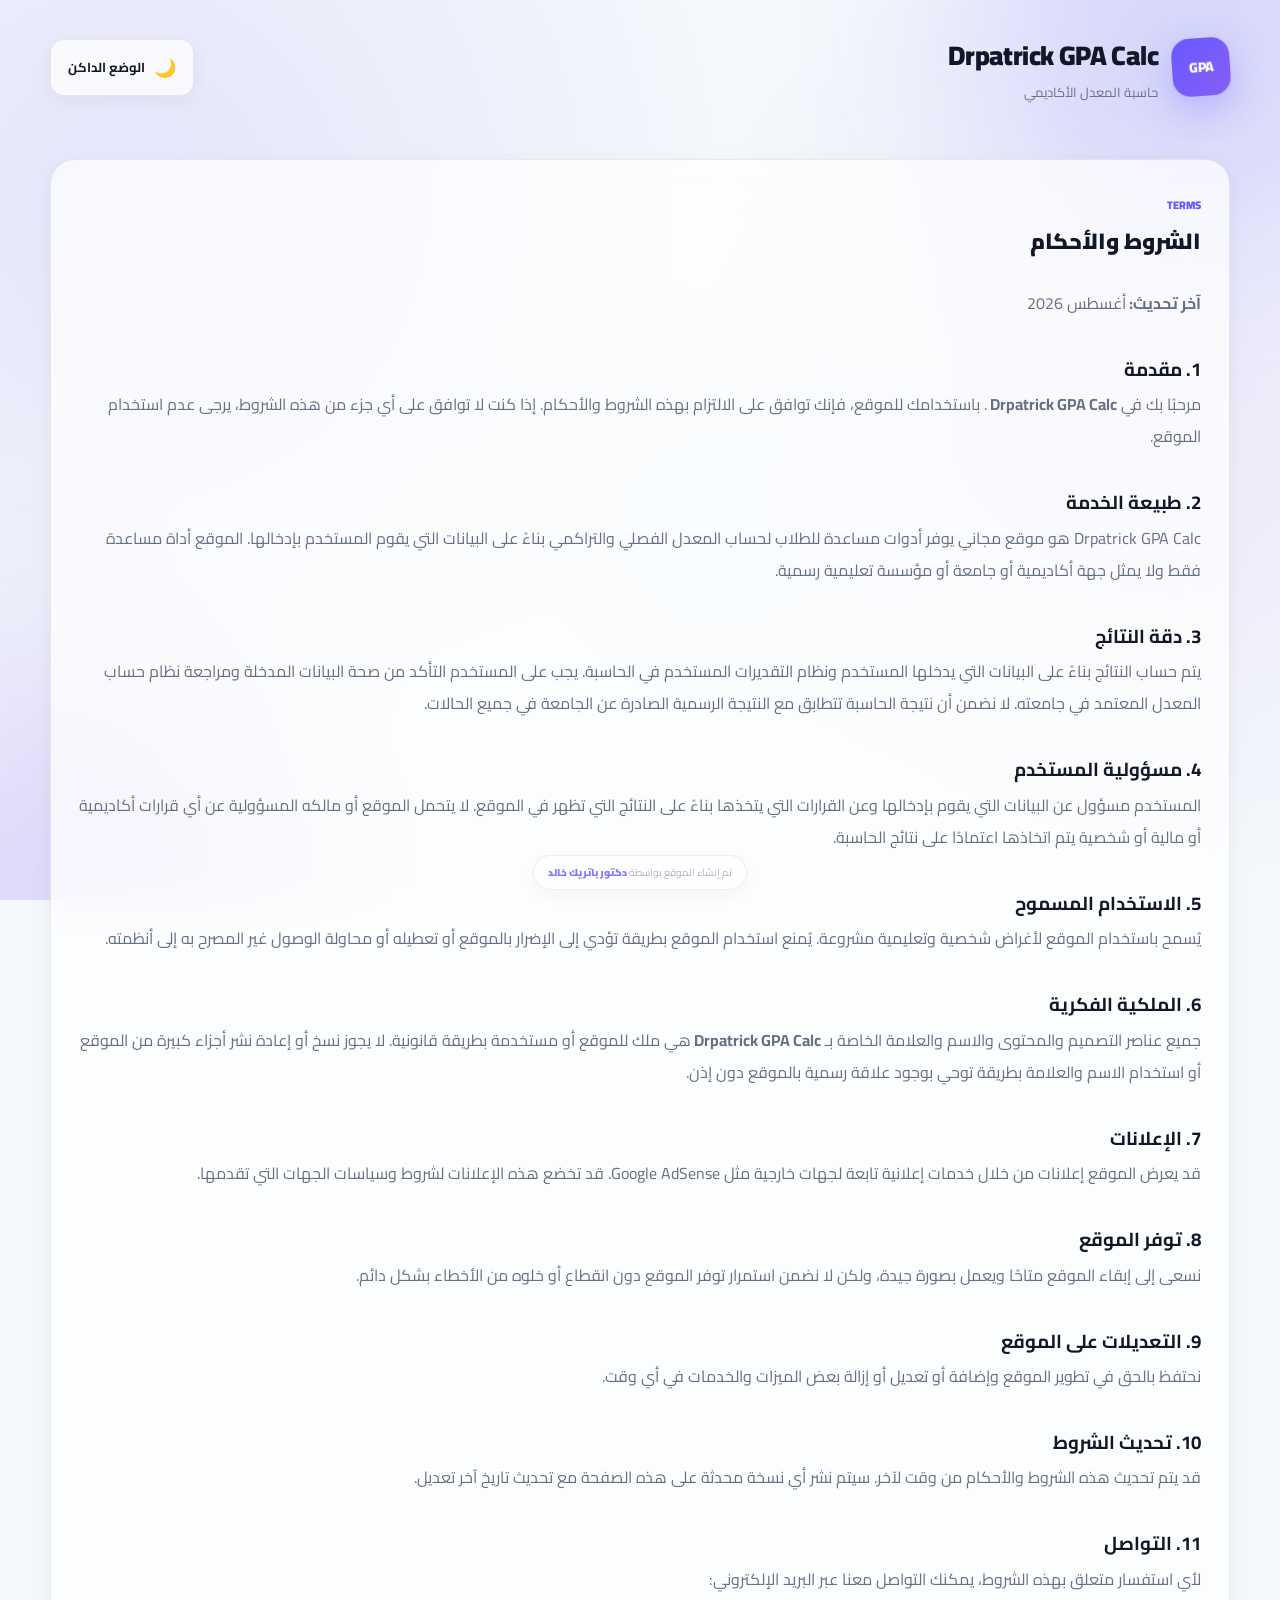
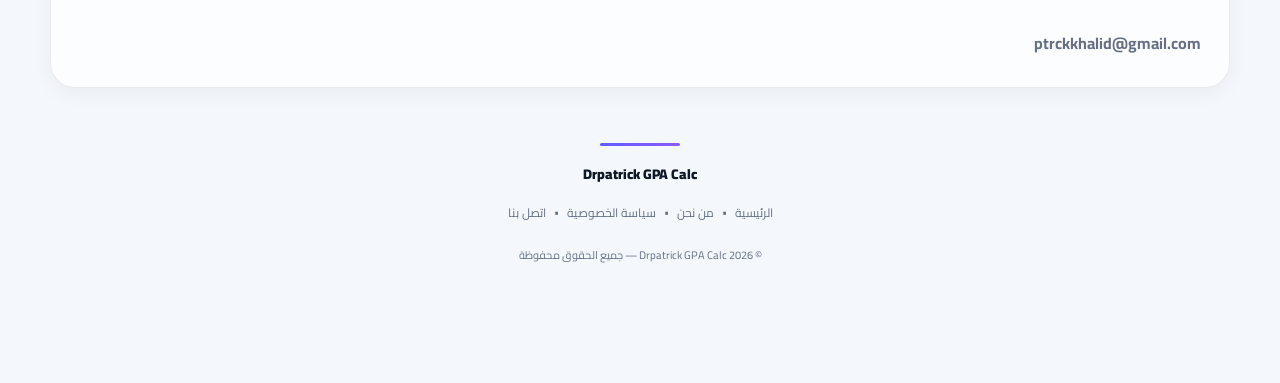
<file: terms.html>
<!DOCTYPE html>
<html lang="ar" dir="rtl">

<head>

    <meta charset="UTF-8">

    <meta name="viewport"
          content="width=device-width, initial-scale=1.0">

    <meta name="description"
          content="الشروط والأحكام لموقع Drpatrick GPA Calc">

    <title>
        الشروط والأحكام | Drpatrick GPA Calc
    </title>

    <link rel="stylesheet" href="style.css">

</head>

<body>

    <!-- BACKGROUND -->

    <div class="background-effects">

        <div class="glow glow-1"></div>

        <div class="glow glow-2"></div>

        <div class="glow glow-3"></div>

    </div>


    <main class="app-container">


        <!-- HEADER -->

        <header class="app-header">

            <a href="index.html"
               class="brand"
               style="text-decoration:none;color:inherit;">

                <div class="brand-icon">
                    GPA
                </div>

                <div class="brand-info">

                    <h1>
                        Drpatrick GPA Calc
                    </h1>

                    <p>
                        حاسبة المعدل الأكاديمي
                    </p>

                </div>

            </a>


            <button
                class="theme-toggle"
                id="themeToggle"
                type="button">

                <span id="themeIcon">
                    🌙
                </span>

                <span id="themeText">
                    الوضع الداكن
                </span>

            </button>

        </header>


        <!-- TERMS -->

        <section class="previous-gpa-section">

            <div class="section-header">

                <div>

                    <span class="section-kicker">
                        TERMS
                    </span>

                    <h3>
                        الشروط والأحكام
                    </h3>

                </div>

            </div>


            <div
                style="
                    line-height:2;
                    color:var(--text-secondary);
                "
            >

                <p>

                    <strong>
                        آخر تحديث:
                    </strong>

                    أغسطس 2026

                </p>


                <br>


                <h3 style="color:var(--text-main);">
                    1. مقدمة
                </h3>

                <p>

                    مرحبًا بك في
                    <strong>
                        Drpatrick GPA Calc
                    </strong>.

                    باستخدامك للموقع، فإنك توافق
                    على الالتزام بهذه الشروط والأحكام.

                    إذا كنت لا توافق على أي جزء من
                    هذه الشروط، يرجى عدم استخدام الموقع.

                </p>


                <br>


                <h3 style="color:var(--text-main);">
                    2. طبيعة الخدمة
                </h3>

                <p>

                    Drpatrick GPA Calc هو موقع مجاني
                    يوفر أدوات مساعدة للطلاب لحساب
                    المعدل الفصلي والتراكمي بناءً على
                    البيانات التي يقوم المستخدم بإدخالها.

                    الموقع أداة مساعدة فقط ولا يمثل
                    جهة أكاديمية أو جامعة أو مؤسسة
                    تعليمية رسمية.

                </p>


                <br>


                <h3 style="color:var(--text-main);">
                    3. دقة النتائج
                </h3>

                <p>

                    يتم حساب النتائج بناءً على البيانات
                    التي يدخلها المستخدم ونظام التقديرات
                    المستخدم في الحاسبة.

                    يجب على المستخدم التأكد من صحة
                    البيانات المدخلة ومراجعة نظام
                    حساب المعدل المعتمد في جامعته.

                    لا نضمن أن نتيجة الحاسبة تتطابق
                    مع النتيجة الرسمية الصادرة عن
                    الجامعة في جميع الحالات.

                </p>


                <br>


                <h3 style="color:var(--text-main);">
                    4. مسؤولية المستخدم
                </h3>

                <p>

                    المستخدم مسؤول عن البيانات التي
                    يقوم بإدخالها وعن القرارات التي
                    يتخذها بناءً على النتائج التي
                    تظهر في الموقع.

                    لا يتحمل الموقع أو مالكه المسؤولية
                    عن أي قرارات أكاديمية أو مالية أو
                    شخصية يتم اتخاذها اعتمادًا على
                    نتائج الحاسبة.

                </p>


                <br>


                <h3 style="color:var(--text-main);">
                    5. الاستخدام المسموح
                </h3>

                <p>

                    يُسمح باستخدام الموقع لأغراض
                    شخصية وتعليمية مشروعة.

                    يُمنع استخدام الموقع بطريقة تؤدي
                    إلى الإضرار بالموقع أو تعطيله أو
                    محاولة الوصول غير المصرح به إلى
                    أنظمته.

                </p>


                <br>


                <h3 style="color:var(--text-main);">
                    6. الملكية الفكرية
                </h3>

                <p>

                    جميع عناصر التصميم والمحتوى
                    والاسم والعلامة الخاصة بـ
                    <strong>
                        Drpatrick GPA Calc
                    </strong>
                    هي ملك للموقع أو مستخدمة بطريقة
                    قانونية.

                    لا يجوز نسخ أو إعادة نشر أجزاء
                    كبيرة من الموقع أو استخدام الاسم
                    والعلامة بطريقة توحي بوجود علاقة
                    رسمية بالموقع دون إذن.

                </p>


                <br>


                <h3 style="color:var(--text-main);">
                    7. الإعلانات
                </h3>

                <p>

                    قد يعرض الموقع إعلانات من خلال
                    خدمات إعلانية تابعة لجهات خارجية
                    مثل Google AdSense.

                    قد تخضع هذه الإعلانات لشروط
                    وسياسات الجهات التي تقدمها.

                </p>


                <br>


                <h3 style="color:var(--text-main);">
                    8. توفر الموقع
                </h3>

                <p>

                    نسعى إلى إبقاء الموقع متاحًا
                    ويعمل بصورة جيدة، ولكن لا نضمن
                    استمرار توفر الموقع دون انقطاع
                    أو خلوه من الأخطاء بشكل دائم.

                </p>


                <br>


                <h3 style="color:var(--text-main);">
                    9. التعديلات على الموقع
                </h3>

                <p>

                    نحتفظ بالحق في تطوير الموقع
                    وإضافة أو تعديل أو إزالة بعض
                    الميزات والخدمات في أي وقت.

                </p>


                <br>


                <h3 style="color:var(--text-main);">
                    10. تحديث الشروط
                </h3>

                <p>

                    قد يتم تحديث هذه الشروط والأحكام
                    من وقت لآخر.

                    سيتم نشر أي نسخة محدثة على هذه
                    الصفحة مع تحديث تاريخ آخر تعديل.

                </p>


                <br>


                <h3 style="color:var(--text-main);">
                    11. التواصل
                </h3>

                <p>

                    لأي استفسار متعلق بهذه الشروط،
                    يمكنك التواصل معنا عبر البريد
                    الإلكتروني:

                    <br><br>

                    <strong>
                        ptrckkhalid@gmail.com
                    </strong>

                </p>

            </div>

        </section>


        <!-- FOOTER -->

        <footer class="app-footer">

            <div class="footer-line"></div>

            <p>
                Drpatrick GPA Calc
            </p>


            <div
                style="
                    display:flex;
                    justify-content:center;
                    align-items:center;
                    flex-wrap:wrap;
                    gap:8px;
                    margin:14px 0;
                "
            >

                <a href="index.html"
                   style="
                       color:var(--text-secondary);
                       text-decoration:none;
                       font-size:12px;
                   ">
                    الرئيسية
                </a>

                <span>•</span>

                <a href="about.html"
                   style="
                       color:var(--text-secondary);
                       text-decoration:none;
                       font-size:12px;
                   ">
                    من نحن
                </a>

                <span>•</span>

                <a href="privacy.html"
                   style="
                       color:var(--text-secondary);
                       text-decoration:none;
                       font-size:12px;
                   ">
                    سياسة الخصوصية
                </a>

                <span>•</span>

                <a href="contact.html"
                   style="
                       color:var(--text-secondary);
                       text-decoration:none;
                       font-size:12px;
                   ">
                    اتصل بنا
                </a>

            </div>


            <span>
                © 2026 Drpatrick GPA Calc
                — جميع الحقوق محفوظة
            </span>

        </footer>


    </main>


    <!-- WATERMARK -->

    <div class="watermark">

        تم إنشاء الموقع بواسطة

        <strong>
            دكتور باتريك خالد
        </strong>

    </div>


    <!-- THEME -->

    <script>

        const themeToggle =
            document.getElementById("themeToggle");

        const themeIcon =
            document.getElementById("themeIcon");

        const themeText =
            document.getElementById("themeText");


        function updateThemeUI(isDark) {

            if (isDark) {

                themeIcon.textContent = "☀️";

                themeText.textContent =
                    "الوضع الفاتح";

            } else {

                themeIcon.textContent = "🌙";

                themeText.textContent =
                    "الوضع الداكن";

            }

        }


        function loadTheme() {

            const savedTheme =
                localStorage.getItem(
                    "drpatrick_gpa_theme"
                );

            const isDark =
                savedTheme === "dark";


            if (isDark) {

                document.body.classList.add(
                    "dark-mode"
                );

            }


            updateThemeUI(isDark);

        }


        themeToggle.addEventListener(
            "click",
            () => {

                const isDark =
                    document.body.classList.toggle(
                        "dark-mode"
                    );

                localStorage.setItem(
                    "drpatrick_gpa_theme",
                    isDark
                        ? "dark"
                        : "light"
                );

                updateThemeUI(isDark);

            }
        );


        loadTheme();

    </script>

</body>

</html>
</file>
<file: style.css>
/* =========================================================
   Drpatrick GPA Calc
   Premium Arabic UI
========================================================= */

@import url('https://fonts.googleapis.com/css2?family=Cairo:wght@400;500;600;700;800;900&display=swap');


/* =========================================================
   VARIABLES
========================================================= */

:root {

    --bg-main: #f4f7fb;
    --bg-secondary: #ffffff;

    --surface: rgba(255, 255, 255, .72);
    --surface-solid: #ffffff;

    --text-main: #101828;
    --text-secondary: #667085;
    --text-muted: #98a2b3;

    --border: rgba(16, 24, 40, .08);

    --primary: #635bff;
    --primary-dark: #4f46e5;
    --primary-light: #8b83ff;

    --success: #12b76a;
    --danger: #f04438;
    --warning: #f79009;

    --shadow-sm:
        0 5px 20px rgba(16, 24, 40, .05);

    --shadow-md:
        0 15px 45px rgba(16, 24, 40, .09);

    --shadow-lg:
        0 30px 80px rgba(16, 24, 40, .13);

    --radius-sm: 12px;
    --radius-md: 18px;
    --radius-lg: 25px;
    --radius-xl: 34px;

    --transition:
        .35s cubic-bezier(.4, 0, .2, 1);
}


/* =========================================================
   DARK MODE
========================================================= */

body.dark-mode {

    --bg-main: #070b16;
    --bg-secondary: #0c1220;

    --surface: rgba(15, 23, 42, .74);
    --surface-solid: #101827;

    --text-main: #f8fafc;
    --text-secondary: #aab4c5;
    --text-muted: #667085;

    --border: rgba(255, 255, 255, .08);

    --shadow-sm:
        0 5px 25px rgba(0, 0, 0, .25);

    --shadow-md:
        0 20px 50px rgba(0, 0, 0, .32);

    --shadow-lg:
        0 30px 90px rgba(0, 0, 0, .45);
}


/* =========================================================
   RESET
========================================================= */

* {

    margin: 0;
    padding: 0;

    box-sizing: border-box;
}


html {

    scroll-behavior: smooth;
}


body {

    min-height: 100vh;

    font-family:
        'Cairo',
        sans-serif;

    color: var(--text-main);

    background:

        radial-gradient(
            circle at 10% 10%,
            rgba(99, 91, 255, .11),
            transparent 28%
        ),

        radial-gradient(
            circle at 90% 20%,
            rgba(139, 92, 246, .09),
            transparent 25%
        ),

        var(--bg-main);

    overflow-x: hidden;

    transition:
        background var(--transition),
        color var(--transition);
}


button,
input,
select {

    font-family: inherit;
}


button {

    border: none;

    outline: none;

    cursor: pointer;
}


button:focus-visible,
input:focus-visible,
select:focus-visible {

    outline:
        3px solid
        rgba(99, 91, 255, .25);
}


/* =========================================================
   BACKGROUND
========================================================= */

.background-effects {

    position: fixed;

    inset: 0;

    pointer-events: none;

    overflow: hidden;

    z-index: -1;
}


.glow {

    position: absolute;

    width: 420px;
    height: 420px;

    border-radius: 50%;

    filter: blur(100px);

    opacity: .20;

    animation:
        floatingGlow 13s ease-in-out infinite alternate;
}


.glow-1 {

    top: -190px;
    right: -120px;

    background: #635bff;
}


.glow-2 {

    bottom: -200px;
    left: -150px;

    background: #8b5cf6;

    animation-delay: -4s;
}


.glow-3 {

    top: 45%;
    left: 45%;

    width: 260px;
    height: 260px;

    background: #06b6d4;

    opacity: .08;

    animation-delay: -8s;
}


@keyframes floatingGlow {

    0% {

        transform:
            translate(0, 0)
            scale(1);
    }

    50% {

        transform:
            translate(40px, -30px)
            scale(1.08);
    }

    100% {

        transform:
            translate(-30px, 35px)
            scale(.94);
    }
}


/* =========================================================
   CONTAINER
========================================================= */

.app-container {

    width:
        min(1180px, calc(100% - 32px));

    margin: 0 auto;

    padding:
        30px 0
        115px;
}


/* =========================================================
   HEADER
========================================================= */

.app-header {

    display: flex;

    align-items: center;

    justify-content: space-between;

    gap: 20px;

    margin-bottom: 55px;

    animation:
        slideDown .7s ease both;
}


@keyframes slideDown {

    from {

        opacity: 0;

        transform:
            translateY(-25px);
    }

    to {

        opacity: 1;

        transform:
            translateY(0);
    }
}


.brand {

    display: flex;

    align-items: center;

    gap: 14px;
}


.brand-icon {

    width: 58px;
    height: 58px;

    display: grid;

    place-items: center;

    border-radius: 18px;

    color: white;

    font-size: 14px;

    font-weight: 900;

    background:
        linear-gradient(
            135deg,
            var(--primary),
            #8b5cf6
        );

    box-shadow:
        0 12px 35px
        rgba(99, 91, 255, .3);

    transform:
        rotate(-4deg);

    transition: var(--transition);
}


.brand:hover .brand-icon {

    transform:
        rotate(0)
        scale(1.08);

    box-shadow:
        0 18px 45px
        rgba(99, 91, 255, .45);
}


.brand-info h1 {

    font-size:
        clamp(20px, 3vw, 27px);

    font-weight: 900;

    letter-spacing: -.6px;
}


.brand-info p {

    color:
        var(--text-secondary);

    font-size: 13px;
}


/* =========================================================
   THEME BUTTON
========================================================= */

.theme-toggle {

    display: flex;

    align-items: center;

    gap: 9px;

    padding:
        11px 17px;

    border-radius: 14px;

    color:
        var(--text-main);

    background:
        var(--surface);

    border:
        1px solid
        var(--border);

    backdrop-filter:
        blur(20px);

    box-shadow:
        var(--shadow-sm);

    font-size: 13px;

    font-weight: 700;

    transition:
        var(--transition);
}


.theme-toggle:hover {

    transform:
        translateY(-3px);

    border-color:
        rgba(99, 91, 255, .3);

    box-shadow:
        0 12px 30px
        rgba(99, 91, 255, .12);
}


.theme-toggle span:first-child {

    font-size: 18px;

    transition:
        transform .5s ease;
}


.theme-toggle:hover span:first-child {

    transform:
        rotate(25deg)
        scale(1.15);
}


/* =========================================================
   WELCOME
========================================================= */

.welcome-section {

    margin-bottom: 30px;

    animation:
        fadeUp .8s .1s ease both;
}


@keyframes fadeUp {

    from {

        opacity: 0;

        transform:
            translateY(25px);
    }

    to {

        opacity: 1;

        transform:
            translateY(0);
    }
}


.welcome-badge {

    display: inline-flex;

    padding:
        7px 14px;

    border-radius: 50px;

    color:
        var(--primary);

    background:
        rgba(99, 91, 255, .09);

    border:
        1px solid
        rgba(99, 91, 255, .14);

    font-size: 12px;

    font-weight: 800;

    margin-bottom: 14px;
}


.welcome-content h2 {

    font-size:
        clamp(30px, 6vw, 55px);

    line-height: 1.25;

    font-weight: 900;

    letter-spacing: -1.5px;
}


.welcome-content h2 span {

    display: block;

    background:
        linear-gradient(
            90deg,
            var(--primary),
            #8b5cf6,
            #06b6d4
        );

    background-size:
        200% auto;

    color: transparent;

    -webkit-background-clip: text;

    background-clip: text;

    animation:
        gradientMove 5s linear infinite;
}


@keyframes gradientMove {

    to {

        background-position:
            200% center;
    }
}


.welcome-content p {

    max-width: 650px;

    color:
        var(--text-secondary);

    font-size: 15px;

    line-height: 1.9;

    margin-top: 12px;
}


/* =========================================================
   RESULT CARD
========================================================= */

.result-card {

    position: relative;

    display: flex;

    align-items: center;

    justify-content: space-between;

    gap: 30px;

    padding:
        38px 42px;

    margin-bottom: 22px;

    overflow: hidden;

    border-radius:
        var(--radius-xl);

    color: white;

    background:
        linear-gradient(
            135deg,
            #635bff,
            #4f46e5
        );

    box-shadow:
        0 25px 65px
        rgba(99, 91, 255, .25);

    animation:
        fadeUp .8s .2s ease both;
}


.result-card::before {

    content: "";

    position: absolute;

    width: 350px;
    height: 350px;

    border-radius: 50%;

    border:
        1px solid
        rgba(255,255,255,.12);

    left: -120px;
    bottom: -210px;
}


.result-card::after {

    content: "";

    position: absolute;

    width: 240px;
    height: 240px;

    border-radius: 50%;

    border:
        1px solid
        rgba(255,255,255,.10);

    right: 20%;
    top: -170px;
}


.result-info {

    position: relative;

    z-index: 2;
}


.result-label {

    font-size: 14px;

    opacity: .78;

    font-weight: 600;
}


.gpa-value {

    display: flex;

    align-items: baseline;

    gap: 8px;

    margin-top: 5px;
}


.gpa-value strong {

    font-size:
        clamp(52px, 9vw, 82px);

    line-height: 1;

    font-weight: 900;

    letter-spacing: -4px;
}


.gpa-value span {

    font-size: 18px;

    opacity: .65;

    font-weight: 700;
}


.result-info p {

    margin-top: 8px;

    font-size: 13px;

    opacity: .72;
}


/* =========================================================
   GPA CIRCLE
========================================================= */

.gpa-circle {

    position: relative;

    width: 150px;
    height: 150px;

    flex-shrink: 0;

    display: grid;

    place-items: center;

    border-radius: 50%;

    background:
        conic-gradient(
            rgba(255,255,255,.95) 0deg,
            rgba(255,255,255,.12) 0deg
        );

    z-index: 2;

    transition:
        transform .5s ease;
}


.gpa-circle:hover {

    transform:
        rotate(8deg)
        scale(1.05);
}


.circle-inner {

    width: 122px;
    height: 122px;

    display: grid;

    place-items: center;

    border-radius: 50%;

    background:
        rgba(78,68,180,.9);

    backdrop-filter:
        blur(10px);
}


.circle-inner span {

    font-size: 22px;

    font-weight: 900;
}


/* =========================================================
   STATISTICS
========================================================= */

.statistics-grid {

    display: grid;

    grid-template-columns:
        repeat(3, 1fr);

    gap: 16px;

    margin-bottom: 28px;

    animation:
        fadeUp .8s .3s ease both;
}


.stat-card {

    display: flex;

    align-items: center;

    gap: 15px;

    padding: 22px;

    border-radius:
        var(--radius-md);

    background:
        var(--surface);

    border:
        1px solid
        var(--border);

    backdrop-filter:
        blur(20px);

    box-shadow:
        var(--shadow-sm);

    transition:
        var(--transition);
}


.stat-card:hover {

    transform:
        translateY(-6px);

    box-shadow:
        var(--shadow-md);

    border-color:
        rgba(99,91,255,.18);
}


.stat-icon {

    width: 48px;
    height: 48px;

    display: grid;

    place-items: center;

    border-radius: 15px;

    background:
        rgba(99,91,255,.10);

    font-size: 21px;

    transition:
        var(--transition);
}


.stat-card:hover .stat-icon {

    transform:
        scale(1.1)
        rotate(-5deg);
}


.stat-card span {

    display: block;

    color:
        var(--text-secondary);

    font-size: 12px;
}


.stat-card strong {

    display: block;

    font-size: 21px;

    font-weight: 900;
}


/* =========================================================
   ALL SECTIONS
========================================================= */

.previous-gpa-section,
.subjects-section,
.calculation-details,
.grading-section {

    padding: 28px;

    border-radius:
        var(--radius-lg);

    background:
        var(--surface);

    border:
        1px solid
        var(--border);

    backdrop-filter:
        blur(22px);

    box-shadow:
        var(--shadow-sm);

    margin-bottom: 24px;

    animation:
        fadeUp .8s .4s ease both;
}


.section-header {

    display: flex;

    align-items: center;

    justify-content: space-between;

    gap: 20px;

    margin-bottom: 25px;
}


.section-kicker {

    color:
        var(--primary);

    font-size: 11px;

    font-weight: 900;
}


.section-header h3 {

    font-size: 22px;

    font-weight: 900;

    margin-top: 2px;
}


/* =========================================================
   PREVIOUS GPA
========================================================= */

.previous-gpa-grid {

    display: grid;

    grid-template-columns:
        repeat(2, 1fr);

    gap: 18px;
}


.field-group label {

    display: block;

    margin-bottom: 7px;

    color:
        var(--text-secondary);

    font-size: 12px;

    font-weight: 800;
}


.field-group input,
.field-group select {

    width: 100%;

    height: 48px;

    padding:
        0 14px;

    border-radius: 13px;

    border:
        1px solid
        var(--border);

    outline: none;

    color:
        var(--text-main);

    background:
        var(--bg-main);

    font-size: 13px;

    font-weight: 600;

    transition:
        var(--transition);
}


.field-group input::placeholder {

    color:
        var(--text-muted);
}


.field-group input:focus,
.field-group select:focus {

    border-color:
        var(--primary);

    box-shadow:
        0 0 0 4px
        rgba(99,91,255,.08);
}


.field-group small {

    display: block;

    color:
        var(--text-muted);

    font-size: 10px;

    margin-top: 6px;
}


.previous-gpa-note {

    display: flex;

    align-items: center;

    gap: 10px;

    margin-top: 20px;

    padding: 13px 15px;

    border-radius: 13px;

    color:
        var(--text-secondary);

    background:
        rgba(99,91,255,.06);

    border:
        1px solid
        rgba(99,91,255,.08);

    font-size: 11px;

    line-height: 1.8;
}


.previous-gpa-note:first-letter {

    font-size: 17px;
}


/* =========================================================
   SUBJECTS
========================================================= */

.subjects-container {

    width: 100%;
}


.primary-button {

    display: flex;

    align-items: center;

    justify-content: center;

    gap: 8px;

    padding:
        12px 18px;

    border-radius: 14px;

    color: white;

    background:
        linear-gradient(
            135deg,
            var(--primary),
            var(--primary-dark)
        );

    box-shadow:
        0 8px 25px
        rgba(99,91,255,.22);

    font-size: 13px;

    font-weight: 800;

    transition:
        var(--transition);
}


.primary-button span {

    font-size: 20px;
}


.primary-button:hover {

    transform:
        translateY(-3px);

    box-shadow:
        0 15px 35px
        rgba(99,91,255,.35);
}


.primary-button:active {

    transform:
        scale(.97);
}


/* =========================================================
   EMPTY STATE
========================================================= */

.empty-state {

    text-align: center;

    padding:
        55px 20px;

    border:
        1px dashed
        var(--border);

    border-radius:
        var(--radius-md);

    background:
        rgba(99,91,255,.025);
}


.empty-icon {

    width: 72px;
    height: 72px;

    display: grid;

    place-items: center;

    margin:
        0 auto 15px;

    border-radius: 22px;

    background:
        rgba(99,91,255,.09);

    font-size: 30px;

    animation:
        floatingBook 3s ease-in-out infinite;
}


@keyframes floatingBook {

    0%,100% {

        transform:
            translateY(0);
    }

    50% {

        transform:
            translateY(-8px);
    }
}


.empty-state h4 {

    font-size: 17px;

    font-weight: 900;
}


.empty-state p {

    color:
        var(--text-secondary);

    font-size: 13px;

    margin:
        5px 0 18px;
}


.secondary-button {

    padding:
        11px 18px;

    border-radius: 13px;

    color:
        var(--primary);

    background:
        rgba(99,91,255,.09);

    font-size: 13px;

    font-weight: 800;

    transition:
        var(--transition);
}


.secondary-button:hover {

    transform:
        translateY(-2px);

    background:
        rgba(99,91,255,.16);
}


/* =========================================================
   SUBJECT CARD
========================================================= */

.subject-card {

    display: grid;

    grid-template-columns:
        1.4fr
        .7fr
        .8fr
        auto;

    align-items: end;

    gap: 15px;

    padding: 18px;

    margin-bottom: 12px;

    border-radius: 18px;

    background:
        var(--surface-solid);

    border:
        1px solid
        var(--border);

    box-shadow:
        0 5px 18px
        rgba(16,24,40,.04);

    animation:
        subjectAppear .45s ease both;

    transition:
        var(--transition);
}


@keyframes subjectAppear {

    from {

        opacity: 0;

        transform:
            translateX(20px)
            scale(.98);
    }

    to {

        opacity: 1;

        transform:
            translateX(0)
            scale(1);
    }
}


.subject-card:hover {

    transform:
        translateY(-3px);

    box-shadow:
        var(--shadow-md);

    border-color:
        rgba(99,91,255,.16);
}


.delete-subject {

    width: 46px;
    height: 46px;

    display: grid;

    place-items: center;

    border-radius: 12px;

    color:
        var(--danger);

    background:
        rgba(240,68,56,.08);

    font-size: 18px;

    transition:
        var(--transition);
}


.delete-subject:hover {

    transform:
        scale(1.08)
        rotate(6deg);

    background:
        rgba(240,68,56,.15);
}


/* =========================================================
   CALCULATION DETAILS
========================================================= */

.calculation-details {

    position: relative;

    overflow: hidden;
}


.calculation-details::before {

    content: "";

    position: absolute;

    width: 180px;
    height: 180px;

    border-radius: 50%;

    background:
        rgba(99,91,255,.05);

    left: -80px;
    bottom: -100px;

    pointer-events: none;
}


.calculation-grid {

    display: grid;

    grid-template-columns:
        repeat(4, 1fr);

    gap: 12px;
}


.calculation-item {

    position: relative;

    padding:
        20px 15px;

    text-align: center;

    border-radius: 17px;

    background:
        var(--bg-main);

    border:
        1px solid
        var(--border);

    overflow: hidden;

    transition:
        var(--transition);
}


.calculation-item::before {

    content: "";

    position: absolute;

    top: 0;
    right: 0;

    width: 100%;
    height: 3px;

    background:
        linear-gradient(
            90deg,
            var(--primary),
            #8b5cf6
        );

    transform:
        scaleX(0);

    transform-origin:
        right;

    transition:
        transform .4s ease;
}


.calculation-item:hover {

    transform:
        translateY(-5px);

    box-shadow:
        var(--shadow-sm);
}


.calculation-item:hover::before {

    transform:
        scaleX(1);
}


.calculation-item span {

    display: block;

    color:
        var(--text-secondary);

    font-size: 11px;

    font-weight: 700;

    margin-bottom: 7px;
}


.calculation-item strong {

    display: block;

    color:
        var(--primary);

    font-size: 26px;

    font-weight: 900;
}


/* =========================================================
   ACTIONS
========================================================= */

.actions-section {

    display: flex;

    align-items: center;

    justify-content: center;

    gap: 12px;

    margin:
        28px 0;

    animation:
        fadeUp .8s .5s ease both;
}


.calculate-button {

    position: relative;

    overflow: hidden;

    display: flex;

    align-items: center;

    justify-content: center;

    gap: 10px;

    min-width: 230px;

    padding:
        16px 25px;

    border-radius: 16px;

    color: white;

    background:
        linear-gradient(
            135deg,
            var(--primary),
            #7c3aed
        );

    box-shadow:
        0 12px 35px
        rgba(99,91,255,.28);

    font-size: 14px;

    font-weight: 900;

    transition:
        var(--transition);
}


.calculate-button::before {

    content: "";

    position: absolute;

    top: 0;
    right: -100%;

    width: 70%;
    height: 100%;

    background:
        linear-gradient(
            90deg,
            transparent,
            rgba(255,255,255,.2),
            transparent
        );

    transform:
        skewX(-20deg);

    transition:
        right .7s ease;
}


.calculate-button:hover::before {

    right: 130%;
}


.calculate-button:hover {

    transform:
        translateY(-4px);

    box-shadow:
        0 18px 45px
        rgba(99,91,255,.4);
}


.calculate-button:active {

    transform:
        scale(.97);
}


.button-icon {

    font-size: 19px;
}


.reset-button {

    display: flex;

    align-items: center;

    justify-content: center;

    gap: 7px;

    padding:
        15px 20px;

    border-radius: 15px;

    color:
        var(--text-secondary);

    background:
        var(--surface);

    border:
        1px solid
        var(--border);

    font-size: 13px;

    font-weight: 800;

    transition:
        var(--transition);
}


.reset-button:hover {

    color:
        var(--danger);

    border-color:
        rgba(240,68,56,.2);

    background:
        rgba(240,68,56,.06);

    transform:
        translateY(-3px);
}


.reset-button span {

    font-size: 19px;

    transition:
        transform .6s ease;
}


.reset-button:hover span {

    transform:
        rotate(-180deg);
}


/* =========================================================
   GRADING
========================================================= */

.grades-grid {

    display: grid;

    grid-template-columns:
        repeat(5, 1fr);

    gap: 10px;
}


.grade-item {

    padding:
        15px 10px;

    text-align: center;

    border-radius: 14px;

    background:
        var(--bg-main);

    border:
        1px solid
        var(--border);

    transition:
        var(--transition);
}


.grade-item:hover {

    transform:
        translateY(-5px);

    background:
        rgba(99,91,255,.07);

    border-color:
        rgba(99,91,255,.25);

    box-shadow:
        0 10px 25px
        rgba(99,91,255,.08);
}


.grade-item strong {

    display: block;

    color:
        var(--primary);

    font-size: 17px;

    font-weight: 900;
}


.grade-item span {

    display: block;

    color:
        var(--text-secondary);

    font-size: 11px;
}


/* =========================================================
   FOOTER
========================================================= */

.app-footer {

    text-align: center;

    margin-top: 55px;

    color:
        var(--text-secondary);
}


.footer-line {

    width: 80px;
    height: 3px;

    margin:
        0 auto 15px;

    border-radius: 50px;

    background:
        linear-gradient(
            90deg,
            var(--primary),
            #8b5cf6
        );
}


.app-footer p {

    color:
        var(--text-main);

    font-size: 14px;

    font-weight: 900;
}


.app-footer span {

    font-size: 11px;
}


/* =========================================================
   WATERMARK
========================================================= */

.watermark {

    position: fixed;

    left: 50%;
    bottom: 10px;

    transform:
        translateX(-50%);

    z-index: 50;

    width: max-content;

    max-width:
        calc(100% - 30px);

    padding:
        7px 14px;

    border-radius: 50px;

    color:
        var(--text-muted);

    background:
        var(--surface);

    border:
        1px solid
        var(--border);

    backdrop-filter:
        blur(15px);

    box-shadow:
        0 5px 20px
        rgba(0,0,0,.05);

    font-size: 10px;

    opacity: .82;

    pointer-events: none;
}


.watermark strong {

    color:
        var(--primary);

    font-weight: 900;
}


/* =========================================================
   TOAST
========================================================= */

.toast {

    position: fixed;

    left: 25px;
    bottom: 25px;

    display: flex;

    align-items: center;

    gap: 10px;

    max-width:
        calc(100% - 50px);

    padding:
        13px 17px;

    border-radius: 14px;

    color:
        var(--text-main);

    background:
        var(--surface-solid);

    border:
        1px solid
        var(--border);

    box-shadow:
        0 15px 40px
        rgba(0,0,0,.15);

    backdrop-filter:
        blur(20px);

    font-size: 12px;

    font-weight: 700;

    transform:
        translateY(120px);

    opacity: 0;

    pointer-events: none;

    transition:
        .4s cubic-bezier(.4,0,.2,1);

    z-index: 100;
}


.toast.show {

    transform:
        translateY(0);

    opacity: 1;
}


#toastIcon {

    width: 25px;
    height: 25px;

    display: grid;

    place-items: center;

    border-radius: 50%;

    color: white;

    background:
        var(--success);

    font-size: 12px;
}


/* =========================================================
   SCROLLBAR
========================================================= */

::-webkit-scrollbar {

    width: 8px;
}


::-webkit-scrollbar-track {

    background:
        var(--bg-main);
}


::-webkit-scrollbar-thumb {

    border-radius: 50px;

    background:
        linear-gradient(
            var(--primary),
            #8b5cf6
        );
}


/* =========================================================
   SELECTION
========================================================= */

::selection {

    color: white;

    background:
        var(--primary);
}


/* =========================================================
   TABLET
========================================================= */

@media (max-width: 900px) {

    .app-container {

        width:
            min(100% - 24px, 760px);
    }


    .subject-card {

        grid-template-columns:
            1fr 1fr;
    }


    .delete-subject {

        width: 100%;
    }


    .calculation-grid {

        grid-template-columns:
            repeat(2, 1fr);
    }


    .grades-grid {

        grid-template-columns:
            repeat(5, 1fr);
    }

}


/* =========================================================
   MOBILE
========================================================= */

@media (max-width: 600px) {

    .app-container {

        width:
            calc(100% - 18px);

        padding:
            15px 0 90px;
    }


    .app-header {

        align-items:
            flex-start;

        margin-bottom: 32px;
    }


    .brand-icon {

        width: 48px;
        height: 48px;

        border-radius: 15px;

        font-size: 11px;
    }


    .brand-info h1 {

        font-size: 18px;
    }


    .brand-info p {

        font-size: 10px;
    }


    .theme-toggle {

        padding:
            9px 11px;

        font-size: 0;
    }


    .theme-toggle span:first-child {

        font-size: 18px;
    }


    .welcome-content h2 {

        font-size: 31px;
    }


    .welcome-content p {

        font-size: 12px;
    }


    .result-card {

        flex-direction: column;

        align-items:
            flex-start;

        padding:
            28px 24px;

        border-radius: 25px;
    }


    .gpa-value strong {

        font-size: 62px;
    }


    .gpa-circle {

        align-self: center;

        width: 130px;
        height: 130px;
    }


    .circle-inner {

        width: 104px;
        height: 104px;
    }


    .statistics-grid {

        grid-template-columns:
            1fr;
    }


    .previous-gpa-section,
    .subjects-section,
    .calculation-details,
    .grading-section {

        padding: 18px;

        border-radius: 21px;
    }


    .section-header {

        align-items:
            flex-start;

        flex-direction:
            column;
    }


    .section-header h3 {

        font-size: 19px;
    }


    .primary-button {

        width: 100%;
    }


    .previous-gpa-grid {

        grid-template-columns:
            1fr;
    }


    .subject-card {

        grid-template-columns:
            1fr;

        padding: 15px;
    }


    .delete-subject {

        width: 100%;
    }


    .calculation-grid {

        grid-template-columns:
            1fr 1fr;
    }


    .calculation-item strong {

        font-size: 22px;
    }


    .actions-section {

        flex-direction: column;
    }


    .calculate-button,
    .reset-button {

        width: 100%;
    }


    .grades-grid {

        grid-template-columns:
            repeat(2, 1fr);
    }


    .watermark {

        bottom: 6px;

        font-size: 8px;

        padding:
            6px 10px;
    }


    .toast {

        left: 10px;
        right: 10px;

        bottom: 65px;

        max-width:
            none;
    }

}


/* =========================================================
   SMALL PHONES
========================================================= */

@media (max-width: 380px) {

    .welcome-content h2 {

        font-size: 27px;
    }


    .gpa-value strong {

        font-size: 55px;
    }


    .calculation-grid {

        grid-template-columns:
            1fr;
    }


    .result-card {

        padding:
            24px 19px;
    }

}


/* =========================================================
   REDUCED MOTION
========================================================= */

@media (prefers-reduced-motion: reduce) {

    *,
    *::before,
    *::after {

        animation-duration:
            .01ms !important;

        animation-iteration-count:
            1 !important;

        scroll-behavior:
            auto !important;

        transition-duration:
            .01ms !important;
    }

}
/* =========================================
   ADSENSE CONTAINER
========================================= */

.ad-container {
    width: 100%;
    min-height: 120px;
    margin: 30px auto;
    padding: 15px 0;

    display: flex;
    justify-content: center;
    align-items: center;

    position: relative;
    overflow: hidden;

    border-radius: 18px;
}

.ad-container::before {
    content: "إعلان";

    position: absolute;
    top: 2px;
    right: 50%;

    transform: translateX(50%);

    font-size: 10px;
    font-weight: 700;

    color: var(--text-muted);

    opacity: 0.6;

    pointer-events: none;
}

.ad-container .adsbygoogle {
    width: 100%;
    min-height: 90px;
}
</file>
